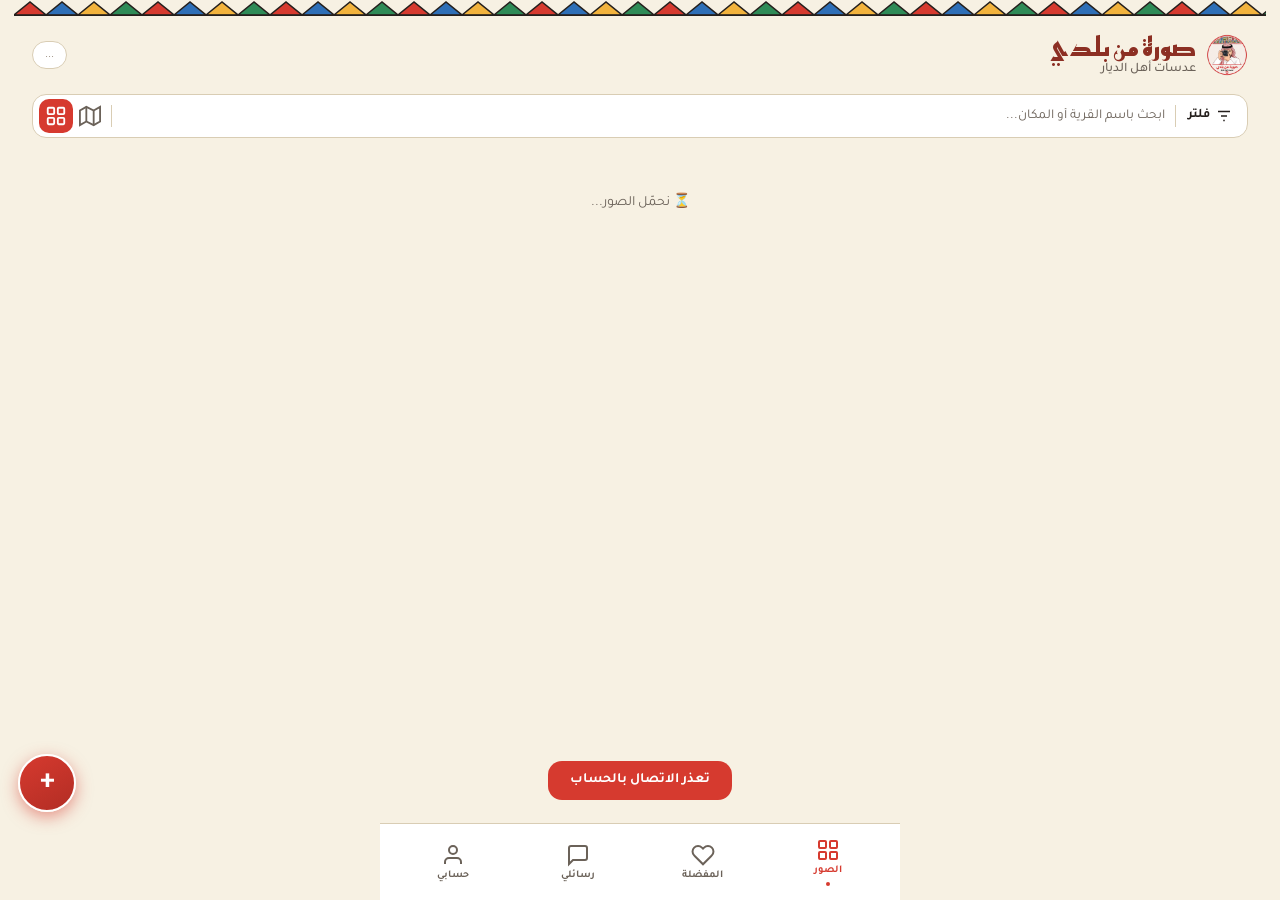
<file: index.html>
<!DOCTYPE html>
<html lang="ar" dir="rtl">
<head>
<meta charset="UTF-8">
<script>
/* حارس الصيانة — يعمل قبل رسم الصفحة */
(function(){
  var U="https://gquzjaxpqeggknhipmzk.supabase.co", K="sb_publishable_BNp6Fg3VLXa1Pf4V6QjncQ_f496PquX";
  // المشرف يعدّي بلا فحص (علامة محفوظة بجهازه)
  var isAdm=false;
  try{ isAdm=localStorage.getItem("sowra_admin")==="1"; }catch(e){}
  if(isAdm) return;
  // أخفِ الصفحة ريثما يصل الجواب
  var de=document.documentElement;
  de.style.visibility="hidden";
  var shown=false, show=function(){ if(!shown){ shown=true; de.style.visibility=""; } };
  setTimeout(show,1500);
  fetch(U+"/rest/v1/site_banner?id=eq.1&select=maintenance",{headers:{apikey:K,Authorization:"Bearer "+K}})
    .then(function(r){return r.json()})
    .then(function(d){
      if(d&&d[0]&&d[0].maintenance===true){
        location.replace("maintenance.html");
      } else { show(); }
    })
    .catch(show); // انقطاع شبكة = لا تحجب أحداً
})();
</script>

<meta name="viewport" content="width=device-width, initial-scale=1.0, maximum-scale=1.0, user-scalable=no">
<title>صورة من بلدي</title>
<meta name="application-name" content="صورة من بلدي">
<meta name="apple-mobile-web-app-title" content="صورة من بلدي">
<meta name="apple-mobile-web-app-capable" content="yes">
<meta name="apple-mobile-web-app-status-bar-style" content="default">
<meta name="theme-color" content="#F7F1E3">
<meta property="og:title" content="صورة من بلدي">
<meta property="og:description" content="عدسات أهل الديار — شارك أجمل صور منطقتك وخلّ الناس تقيّم">
<meta property="og:type" content="website">
<meta property="og:image" content="icon-512.png">
<link rel="manifest" href="manifest.json?x=m76">
<link rel="icon" type="image/png" sizes="192x192" href="icon-192.png">
<link rel="apple-touch-icon" href="apple-touch-icon.png">
<link rel="preconnect" href="https://fonts.googleapis.com"><link rel="preconnect" href="https://fonts.gstatic.com" crossorigin><link href="https://fonts.googleapis.com/css2?family=Reem+Kufi:wght@400;600;700&family=Tajawal:wght@400;500;700&display=swap" rel="stylesheet">
<script src="supabase.js?x=m76"></script>
<script src="leaflet.js?x=m76"></script>
<link rel="stylesheet" href="style.css?x=m76">
<link rel="stylesheet" href="leaflet.css?x=m76">
</head>
<body>

<div class="sadu"></div>
<header>
  <div style="display:flex;align-items:center;gap:10px">
    <img src="icon-192.png" alt="logo" class="hdr-icon">
    <div class="logo">صورة من بلدي<span>عدسات أهل الديار</span></div>
  </div>
  <div style="display:flex;gap:8px;align-items:center">
    <button id="admGear" style="display:none;background:var(--card);border:1px solid var(--sadu);border-radius:50%;width:36px;height:36px;font-size:17px;cursor:pointer;color:var(--sand)" onclick="openAdmin()">⚙️</button>
    <div class="count-pill" id="totalPill">...</div>
  </div>
</header>

<div class="page on" id="page-feed">
  <div id="sponsorBar" style="display:none"></div>
  <div id="weekStrip" style="display:none" class="week-strip" onclick="openWeek()"></div>

  <div class="hero" id="hero" style="display:none">
    <button class="hero-x" onclick="closeHero()">✕</button>
    <div class="hero-title">شارك جمال ديرتك 🇸🇦</div>
    <div class="hero-sub">منصة أهل الديار — صوّر أجمل ما في منطقتك، والجمهور يقيّم، والأجمل يتصدر</div>
    <div class="hero-steps">
      <div class="hstep"><span>📸</span>صوّر مكانك</div>
      <div class="harrow">←</div>
      <div class="hstep"><span>📍</span>الموقع تلقائي</div>
      <div class="harrow">←</div>
      <div class="hstep"><span>⭐</span>الناس تقيّم</div>
      <div class="harrow">←</div>
      <div class="hstep"><span>🏆</span>صورتك تتصدر</div>
    </div>
    <button class="btn hero-cta" onclick="go('add')">📷 انشر أول صورة لك</button>
  </div>
  <div class="filters">
    <div class="search-unified">
      <button class="su-filter" id="filterBtn" onclick="toggleFilter()" aria-label="فلتر">
        <svg width="18" height="18" viewBox="0 0 24 24" fill="none" stroke="currentColor" stroke-width="2"><line x1="4" y1="6" x2="20" y2="6"/><line x1="8" y1="12" x2="16" y2="12"/><line x1="11" y1="18" x2="13" y2="18"/></svg>
        فلتر<span id="filterBadge" class="f-badge" style="display:none">●</span>
      </button>
      <div class="su-sep"></div>
      <input class="su-input" id="q" placeholder="ابحث باسم القرية أو المكان..." oninput="render()">
      <div class="su-sep"></div>
      <button class="su-view" id="vtMap" onclick="setView('map')" title="خريطة">
        <svg width="22" height="22" viewBox="0 0 24 24" fill="none" stroke="currentColor" stroke-width="2"><polygon points="1 6 1 22 8 18 16 22 23 18 23 2 16 6 8 2 1 6"/><line x1="8" y1="2" x2="8" y2="18"/><line x1="16" y1="6" x2="16" y2="22"/></svg>
      </button>
      <button class="su-view on" id="vtGrid" onclick="setView('grid')" title="شبكة">
        <svg width="22" height="22" viewBox="0 0 24 24" fill="none" stroke="currentColor" stroke-width="2"><rect x="3" y="3" width="7" height="7" rx="1"/><rect x="14" y="3" width="7" height="7" rx="1"/><rect x="3" y="14" width="7" height="7" rx="1"/><rect x="14" y="14" width="7" height="7" rx="1"/></svg>
      </button>
    </div>
    <div class="filter-drawer" id="filterDrawer" style="display:none">
      <div class="fd-section">
        <div class="fd-label">التصنيف</div>
        <div class="fd-chips">
          <button class="fd-chip on" data-k="all" onclick="fdSetCat(this,'all')">الكل</button>
          <button class="fd-chip" data-k="nature" onclick="fdSetCat(this,'nature')">🌿 طبيعة</button>
          <button class="fd-chip" data-k="arch" onclick="fdSetCat(this,'arch')">🏛️ عمارة</button>
          <button class="fd-chip" data-k="wildlife" onclick="fdSetCat(this,'wildlife')">🦅 طيور وحيوانات</button>
          <button class="fd-chip" data-k="people" onclick="fdSetCat(this,'people')">👥 أشخاص</button>
          <button class="fd-chip" data-k="bw" onclick="fdSetCat(this,'bw')">⬛ أبيض وأسود</button>
          <button class="fd-chip" data-k="landmark" onclick="fdSetCat(this,'landmark')">🕌 معلم</button>
          <button class="fd-chip" data-k="other" onclick="fdSetCat(this,'other')">📷 أخرى</button>
        </div>
      </div>
      <div class="fd-section">
        <div class="fd-label">المنطقة والمدينة</div>
        <div style="display:flex;gap:8px">
          <select id="fRegion" style="flex:1" onchange="fillCities();render()"><option value="">كل المناطق</option></select>
          <select id="fCity" style="flex:1" onchange="render()"><option value="">كل المدن</option></select>
        </div>
      </div>
      <div class="fd-section">
        <div class="fd-label">الترتيب</div>
        <div class="fd-chips">
          <button class="fd-chip on" data-s="top" onclick="fdSetSort(this,'top')">⭐ الأعلى</button>
          <button class="fd-chip" data-s="new" onclick="fdSetSort(this,'new')">🕐 الأحدث</button>
          <button class="fd-chip" data-s="abroad" onclick="fdSetSort(this,'abroad')">🌍 عدسة مسافر</button>

          <button class="fd-chip" id="fdSponsorsBtn" style="display:none" onclick="applyFilter();openSponsorsPage()">🤝 الرعاة</button>
        </div>
      </div>
      <div style="display:flex;gap:8px;margin-top:6px">
        <button class="btn" style="flex:1;background:var(--palm)" onclick="applyFilter()">✓ تطبيق</button>
        <button class="btn" style="flex:1;background:var(--card2);border:1px solid var(--line);color:var(--txt)" onclick="clearFilter()">✕ مسح</button>
      </div>
    </div>
    <div id="abroadHint" style="display:none;background:var(--card);border:1.5px dashed var(--qblue);border-radius:14px;padding:11px 14px;font-size:12.5px;color:var(--txt-dim);line-height:1.8;text-align:center">🌍 <b style="color:var(--qblue)">عدسة مسافر</b> — لقطاتك من خارج المملكة هنا 🇸🇦</div>
  </div>
  <div id="nearbyWrap" style="display:none">
    <div class="nearby-title">📍 الأقرب إليك</div>
    <div class="feed" id="nearbyFeed" style="margin-bottom:4px"></div>
  </div>
  <div id="sponsorSide" style="display:none" class="sponsor-side"></div>
  <div id="mapWrap" style="display:none">
      <div id="map"></div>
      <div id="mapSponsor"></div>
    </div>
    <div class="feed" id="feed"><div class="loader">⏳ نحمّل الصور...</div></div>
</div>

<div class="page" id="page-add">
  <div class="form">
    <h2>شارك صورة من ديرتك</h2>
    <p class="hint">صوّر أجمل ما في منطقتك وخلّ الناس تقيّم</p>
    <details class="rules" open>
      <summary>📋 إرشادات النشر — اضغط للطي</summary>
      <div class="rules-cols">
        <div class="rules-col ok">
          <b>✅ المسموح</b>
          <span>🏔️ الطبيعة والتضاريس والأودية</span>
          <span>🏛️ التراث والعمران والقلاع</span>
          <span>🕌 المعالم والمساجد والأسواق</span>
          <span>🌅 الغروب والنجوم والمواسم</span>
          <span>🌾 المزارع والحياة العامة للأماكن</span>
        </div>
        <div class="rules-col no">
          <b>⛔ غير المسموح</b>
          <span>👤 وجوه أشخاص بدون إذنهم</span>
          <span>🏠 خصوصيات المنازل من الداخل</span>
          <span>🚗 لوحات مركبات واضحة</span>
          <span>📵 أي محتوى يخالف الأنظمة والآداب</span>
          <span>©️ صور منسوخة من غيرك</span>
        </div>
      </div>
      <div class="rules-foot">المخالف يُحذف وقد يُحظر ناشره — التفاصيل في <a href="terms.html" target="_blank">الشروط والأحكام</a></div>
    </details>
    <div class="cap-row" style="margin-bottom:10px">
      <button class="cap-btn on-dest" id="destHome" onclick="setDest(false)">🇸🇦<b>من ديرتي</b><small>داخل المملكة</small></button>
      <button class="cap-btn" id="destAbroad" onclick="setDest(true)">🌍<b>عدسة مسافر</b><small>خارج المملكة</small></button>
    </div>
    <div id="abroadForm" style="display:none" class="f-group"><label>الدولة والمدينة</label><input id="aCountry" placeholder="مثال: تركيا — إسطنبول"></div>
    <div class="cap-row">
      <button class="cap-btn live" onclick="document.getElementById('fileLive').click()">📸<b>التقط لايف</b><small>كاميرا + موقعك الآن</small></button>
      <button class="cap-btn" onclick="document.getElementById('fileGal').click()">🖼️<b>من المعرض</b><small>نقرأ موقع الصورة</small></button>
    </div>
    <div class="drop" id="drop" style="display:none">
      <span id="dropTxt"></span>
      <img id="preview" style="display:none">
    </div>
    <div class="geo-card" id="geoCard" style="display:none">
      <div class="geo-status" id="geoStatus"></div>
      <div class="geo-coords" id="geoCoords"></div>
    </div>
    <input type="file" id="fileLive" accept="image/*" capture="environment" style="display:none" onchange="pickImg(this,true)">
    <input type="file" id="fileGal" accept="image/*" style="display:none" onchange="pickImg(this,false)">
    <div class="f-group"><label>عنوان الصورة</label><input id="aTitle" placeholder="مثال: غروب على جبال السودة"></div>
    <div class="f-group"><label>تصنيف الصورة</label>
      <select id="aCat">
        <option value="nature">🌿 طبيعة</option>
        <option value="arch">🏛️ عمارة</option>
        <option value="wildlife">🦅 طيور وحيوانات</option>
        <option value="people">👥 أشخاص</option>
        <option value="bw">⬛ أبيض وأسود</option>
        <option value="landmark">🕌 معلم</option>
        <option value="other" selected>📷 أخرى</option>
      </select>
    </div>
    <div class="f-group" id="grpRegion"><label>المنطقة</label><select id="aRegion" onchange="fillAddCities()"></select></div>
    <div class="f-group" id="grpCity"><label>المدينة / المحافظة</label><select id="aCity"></select></div>
    <div class="f-group" id="grpVillage"><label>القرية أو الحي (اختياري)</label><input id="aVillage" list="villList" placeholder="مثال: قرية رجال ألمع"><datalist id="villList"></datalist></div>
    <button class="btn submit-btn" id="pubBtn" onclick="addPhoto()">انشر الصورة 🚀</button>
    <div style="text-align:center;font-size:11.5px;color:var(--txt-dim);margin-top:2px">بنشرك الصورة تؤكد التزامك <a href="terms.html" target="_blank" style="color:var(--txt-dim);font-weight:700">بالشروط والتعهد</a></div>
  </div>
</div>

<div class="overlay" id="overlay">
  <div class="sheet">
    <button class="close-x" onclick="closeSheet()">✕</button>
    <div class="ph" id="sPh"></div>
    <div class="sheet-body">
      <div class="sheet-title" id="sTitle"></div>
      <div class="sheet-loc" id="sLoc"></div>
      <div id="sFollow" class="follow-row"></div>
      <div class="rate-box">
        <div class="rate-label">وش تقييمك للصورة؟</div>
        <div class="big-stars" id="bigStars"></div>
        <div class="rate-avg" id="sAvg"></div>
        <div class="thanks" id="thanks">✓ تم تسجيل تقييمك، يعطيك العافية</div>
      </div>
      <div class="poll-box">
        <div class="poll-title">🗳️ وش تستاهل هالصورة؟ <span style="color:var(--txt-dim);font-size:11px;font-weight:400">(اختر أكثر من خيار)</span></div>
        <div class="chips" id="pollChips"></div>
      </div>
      <div class="comments-h">💬 التعليقات <span id="cCount" style="color:var(--txt-dim);font-size:12px"></span></div>
      <div id="cList"></div>
      <div class="c-input">
        <input id="cText" placeholder="اكتب تعليقك...">
        <button class="btn" onclick="addComment()">أرسل</button>
      </div>
      <div style="text-align:center;margin-top:18px">
        <button onclick="reportPhoto()" style="background:none;border:none;color:var(--txt-dim);font-family:'Tajawal';font-size:12px;cursor:pointer;text-decoration:underline">🚩 إبلاغ عن صورة مخالفة</button>
      </div>
    </div>
  </div>
</div>

<!-- ====== الحساب ====== -->
<!-- ====== صفحة المفضلة ====== -->
<div class="page" id="page-favs">
  <div class="form">
    <h2>❤️ مفضلتي</h2>
    <p class="hint">الصور اللي حفظتها ترجع لها متى ما تبي</p>
    <div class="feed" id="favFeed" style="padding:0"></div>
  </div>
</div>

<!-- ====== صفحة رسائلي ====== -->
<div class="page" id="page-msgs">
  <div class="form">
    <h2>📨 رسائلي</h2>
    <p class="hint">راسل الإدارة وتابع الردود هنا</p>
    <div class="f-group"><label>نوع الرسالة</label>
      <select id="fbKind">
        <option value="suggestion">💡 اقتراح</option>
        <option value="complaint">⚠️ شكوى</option>
        <option value="question">❓ استفسار</option>
        <option value="other">📝 أخرى</option>
      </select>
    </div>
    <div class="f-group"><label>رسالتك</label>
      <textarea id="fbBody" rows="4" placeholder="اكتب رسالتك هنا..."></textarea>
    </div>
    <button class="btn" style="width:100%;padding:13px" id="fbGo" onclick="sendFeedback()">إرسال 📨</button>
    <div id="myMsgs" style="margin-top:22px"></div>
  </div>
</div>

<!-- ====== صفحة الرعاة ====== -->
<div class="page" id="page-sponsors">
  <div class="form">
    <h2>🤝 رعاتنا</h2>
    <p class="hint">شركاء يدعمون عدسات أهل الديار</p>
    <div id="spBannerPage" style="margin-bottom:14px"></div>
    <div id="spListPage"></div>
    <div class="sp-cta">
      <div style="font-size:18px;margin-bottom:8px">🌟</div>
      <b>كن راعياً لصورة من بلدي</b>
      <div style="font-size:13px;color:var(--txt-dim);margin-top:8px;line-height:1.9">
        ✅ دبوس على الخريطة التفاعلية<br>
        ✅ بطاقة جانبية بكل الصفحات<br>
        ✅ تصدّر مسابقة أسبوعية باسمك<br>
        ✅ حضور دائم بصفحة الرعاة
      </div>
      <div style="margin-top:12px;font-size:13px">للتواصل: صفحة حسابي ← 📨 راسل الإدارة</div>
    </div>
    <button class="btn" style="width:100%;margin-top:14px;background:var(--card2);border:1px solid var(--line);color:var(--txt)" onclick="go('feed')">→ رجوع للصور</button>
  </div>
</div>

<!-- ====== صفحة لقطة الأسبوع ====== -->
<div class="page" id="page-week">
  <div class="form">
    <h2 id="weekTitle">🏆 لقطة الأسبوع</h2>
    <p class="hint" id="weekSponsor"></p>
    <div class="feed" id="weekBody" style="padding:0"></div>
    <button class="btn" style="width:100%;margin-top:16px;background:var(--card2);border:1px solid var(--line);color:var(--txt)" onclick="go('feed')">→ رجوع للصور</button>
  </div>
</div>

<!-- ====== صفحة الحساب ====== -->
<div class="page" id="page-acc">
  <div class="form">
    <!-- غير مسجل -->
    <div id="accOut">
      <h2>👤 حسابي</h2>
      <p class="hint">سجّل عشان صورك تنسب لك وتحفظ حقوقك</p>
      <div class="sort-tabs" style="margin-bottom:14px">
        <div class="sort-tab on" id="accTabIn" onclick="accTab('in')">دخول</div>
        <div class="sort-tab" id="accTabUp" onclick="accTab('up')">حساب جديد</div>
      </div>
      <div class="f-group" id="accNameGrp" style="display:none"><label>اسمك (يظهر مع صورك)</label><input id="accName" placeholder="أبو الذيابة"></div>
      <div class="f-group"><label>الإيميل</label><input type="email" id="accEmail" autocomplete="username"></div>
      <div class="f-group"><label>كلمة السر</label><input type="password" id="accPass" autocomplete="current-password" onkeydown="if(event.key==='Enter')accSubmit()"></div>
      <div id="pledgeBox" style="display:none;background:var(--card);border:1.5px solid var(--line);border-radius:14px;padding:13px 14px;margin-bottom:14px">
        <label style="display:flex;gap:10px;align-items:flex-start;cursor:pointer;font-size:13px;line-height:1.9">
          <input type="checkbox" id="pledgeChk" style="width:20px;height:20px;margin-top:4px;accent-color:var(--sadu);flex:0 0 auto">
          <span>أوافق على <a href="terms.html" target="_blank" style="color:var(--sadu);font-weight:700">الشروط والأحكام</a> و<a href="privacy.html" target="_blank" style="color:var(--sadu);font-weight:700">سياسة الخصوصية</a>، وأتعهد بعدم نشر أي محتوى يخالف أنظمة المملكة أو الآداب العامة أو ينتهك خصوصية الآخرين وحقوقهم، كما أتعهد بعدم المطالبة بأي مقابل مالي في حال مشاركة صوري ضمن عروض المنصة أو مع شركائها ورعاتها.</span>
        </label>
      </div>
      <button class="btn" style="width:100%;padding:13px" id="accGo" onclick="accSubmit()">دخول</button>
    </div>
    <!-- مسجل -->
    <div id="accIn" style="display:none">
      <h2>👤 <span id="accHello"></span></h2>
      <p class="hint" id="accMail"></p>
      <div class="f-group"><label>اسمك الظاهر مع صورك</label>
        <div style="display:flex;gap:8px">
          <input id="accEditName" style="flex:1">
          <button class="btn" onclick="saveMyName()">حفظ</button>
        </div>
      </div>
      <div id="myStats"></div>
      <button class="btn" id="accAdminBtn" style="width:100%;padding:13px;margin-bottom:10px;display:none" onclick="openAdmin()">⚙️ فتح لوحة الإشراف</button>
      <button class="btn" style="width:100%;padding:13px;background:var(--card2);border:1px solid var(--line);color:var(--txt)" onclick="accLogout()">🚪 تسجيل الخروج</button>
    </div>
    <!-- تذييل دائم -->
    <div class="acc-footer">
      <a href="about.html" target="_blank">من نحن</a>
      <span>·</span>
      <a href="terms.html" target="_blank">الشروط والأحكام</a>
      <span>·</span>
      <a href="privacy.html" target="_blank">سياسة الخصوصية</a>
      <div class="acc-copy">صورة من بلدي 🇸🇦 — عدسات أهل الديار</div>
    </div>
  </div>
</div>

<!-- ====== صفحة الإشراف ====== -->
<div class="page" id="page-adm">
  <div class="form">
    <h2>⚙️ لوحة الإشراف</h2>
    <div class="sort-tabs" style="margin:12px 0">
      <div class="sort-tab on" id="admTabRep" onclick="admSetTab('rep')">🚩</div>
      <div class="sort-tab" id="admTabAll" onclick="admSetTab('all')">🗂️</div>
      <div class="sort-tab" id="admTabPlc" onclick="admSetTab('plc')">📍</div>
      <div class="sort-tab" id="admTabFb" onclick="admSetTab('fb')">📨</div>
      <div class="sort-tab" id="admTabSt" onclick="admSetTab('st')">📊</div>
      <div class="sort-tab" id="admTabWk" onclick="admSetTab('wk')">🏆</div>
    </div>
    <div id="admSt" style="display:none"></div>
    <div id="admWk" style="display:none"></div>
    <div id="admFb" style="display:none"></div>
    <div id="admPlaces" style="display:none">
      <div style="background:var(--card);border:1px solid var(--line);border-radius:14px;padding:14px;margin-bottom:14px">
        <div style="font-weight:700;font-size:14px;margin-bottom:10px">إضافة مكان جديد</div>
        <div style="display:flex;gap:8px;margin-bottom:8px">
          <select id="plcRegion" style="flex:1" onchange="plcFillCities()"></select>
          <select id="plcCity" style="flex:1"></select>
        </div>
        <div style="display:flex;gap:8px;margin-bottom:8px">
          <input id="plcName" placeholder="اسم المكان" style="flex:1;background:var(--card2);border:1px solid var(--line);border-radius:12px;padding:11px 13px;color:var(--txt);font-family:'Tajawal';font-size:13px;outline:none">
          <select id="plcKind" style="flex:0 0 110px">
            <option value="city">مدينة</option>
            <option value="village">قرية</option>
            <option value="landmark">معلم</option>
          </select>
        </div>
        <button class="btn" style="width:100%" onclick="admAddPlace()">➕ إضافة</button>
      </div>
      <div id="plcList"></div>
    </div>
    <div id="admList"><div class="empty">⏳</div></div>
    <button class="btn" style="width:100%;margin-top:14px;background:var(--card2);border:1px solid var(--line);color:var(--txt)" onclick="admLogout()">🚪 خروج المشرف</button>
  </div>
</div>

<!-- ====== عارض الزوم ====== -->
<div id="lightbox" onclick="if(event.target===this)zoomClose()">
  <div class="lb-bar">
    <button onclick="lbScaleBy(1.5)">➕</button>
    <button onclick="lbScaleBy(1/1.5)">➖</button>
    <button onclick="zoomClose()">✕</button>
  </div>
  <div class="lb-scroll" id="lbScroll"><img id="lbImg" ondblclick="lbDbl()" alt=""></div>
</div>

<nav>
  <button class="nav-btn on" id="nb-feed" onclick="go('feed')">
    <svg class="nb-ic" viewBox="0 0 24 24" fill="none" stroke="currentColor" stroke-width="2"><rect x="3" y="3" width="7" height="7" rx="1"/><rect x="14" y="3" width="7" height="7" rx="1"/><rect x="3" y="14" width="7" height="7" rx="1"/><rect x="14" y="14" width="7" height="7" rx="1"/></svg>
    <span>الصور</span>
  </button>
  <button class="nav-btn" id="nb-favs" onclick="openFavs()">
    <svg class="nb-ic" viewBox="0 0 24 24" fill="none" stroke="currentColor" stroke-width="2"><path d="M20.84 4.61a5.5 5.5 0 0 0-7.78 0L12 5.67l-1.06-1.06a5.5 5.5 0 0 0-7.78 7.78l1.06 1.06L12 21.23l7.78-7.78 1.06-1.06a5.5 5.5 0 0 0 0-7.78z"/></svg>
    <span>المفضلة</span>
  </button>
  <button class="nav-btn" id="nb-msgs" onclick="openMsgs()">
    <svg class="nb-ic" viewBox="0 0 24 24" fill="none" stroke="currentColor" stroke-width="2"><path d="M21 15a2 2 0 0 1-2 2H7l-4 4V5a2 2 0 0 1 2-2h14a2 2 0 0 1 2 2z"/></svg>
    <span>رسائلي</span>
  </button>
  <button class="nav-btn" id="nb-acc" onclick="openAcc()">
    <svg class="nb-ic" viewBox="0 0 24 24" fill="none" stroke="currentColor" stroke-width="2"><path d="M20 21v-2a4 4 0 0 0-4-4H8a4 4 0 0 0-4 4v2"/><circle cx="12" cy="7" r="4"/></svg>
    <span>حسابي</span>
  </button>
</nav>
<button id="fab" onclick="go('add')" title="انشر صورة">+</button>

<div class="toast" id="toast"></div>

<script src="app.js?x=m76"></script>
<script src="places.js?x=m76"></script>
<script src="capture.js?x=m76"></script>
<script src="photos.js?x=m76"></script>
<script src="week.js?x=m76"></script>
<script src="upload.js?x=m76"></script>
<script src="auth.js?x=m76"></script>
<script src="admin.js?x=m76"></script>
<script src="main.js?x=m76"></script>
</body>
</html>
</file>
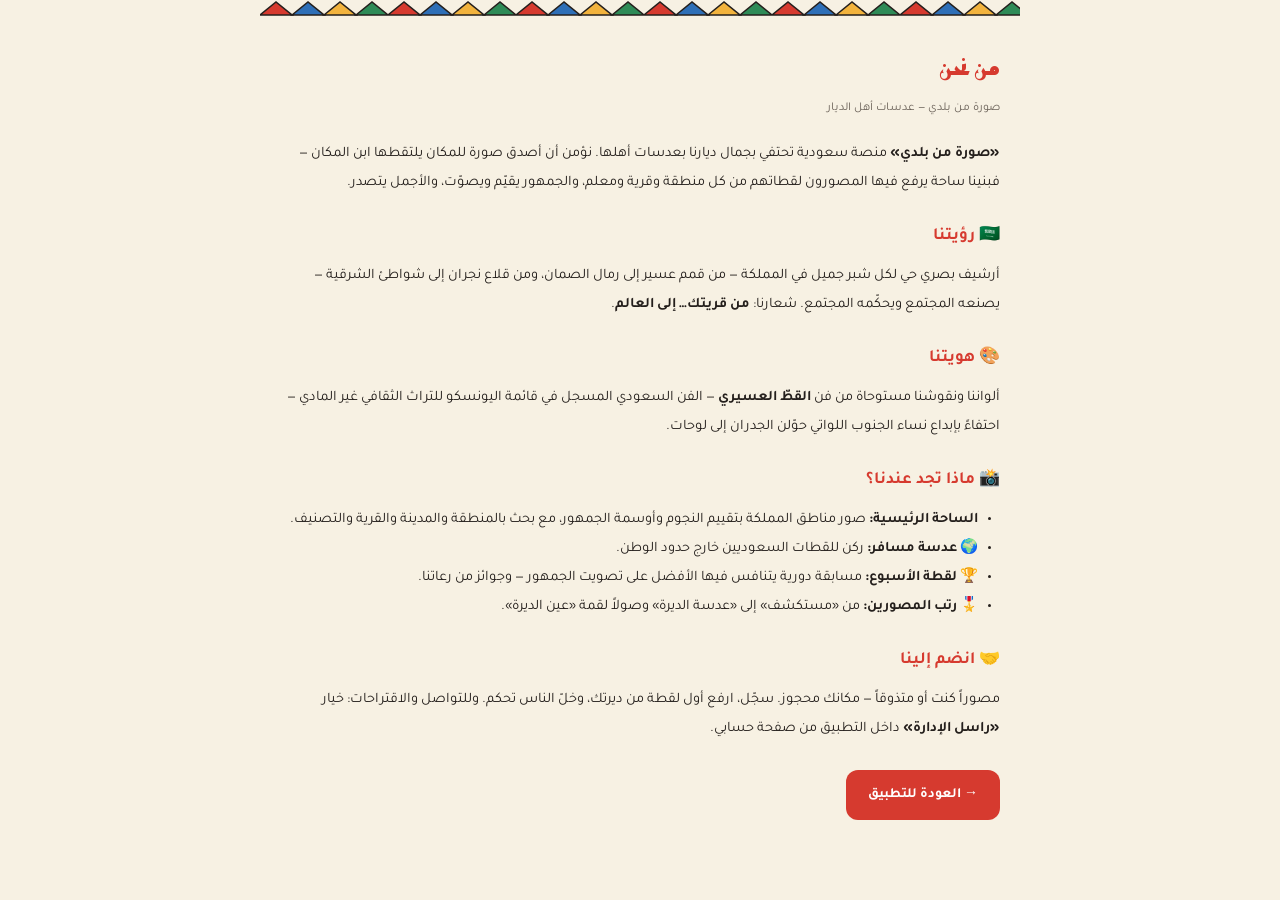
<file: about.html>
<!DOCTYPE html>
<html lang="ar" dir="rtl">
<head>
<meta charset="UTF-8">
<meta name="viewport" content="width=device-width, initial-scale=1.0">
<title>الشروط والأحكام — صورة من بلدي</title>
<link rel="preconnect" href="https://fonts.googleapis.com"><link rel="preconnect" href="https://fonts.gstatic.com" crossorigin>
<link href="https://fonts.googleapis.com/css2?family=Reem+Kufi:wght@600;700&family=Tajawal:wght@400;500;700&display=swap" rel="stylesheet">
<style>
:root{--bg:#F7F1E3;--card:#fff;--red:#D63A2F;--ink:#241F1C;--dim:#6B6259;--line:#D9CDB4}
*{margin:0;padding:0;box-sizing:border-box}
body{font-family:'Tajawal',sans-serif;background:var(--bg);color:var(--ink);max-width:760px;margin:0 auto;padding:0 20px 60px;line-height:2}
.strip{height:16px;margin:0 -20px;background-image:url("data:image/svg+xml,%3Csvg xmlns='http://www.w3.org/2000/svg' width='128' height='16' viewBox='0 0 128 16'%3E%3Crect width='128' height='16' fill='%23F7F1E3'/%3E%3Cpath d='M0 15 L16 2 L32 15 Z' fill='%23D63A2F' stroke='%23241F1C' stroke-width='1.6'/%3E%3Cpath d='M32 15 L48 2 L64 15 Z' fill='%232E6FB7' stroke='%23241F1C' stroke-width='1.6'/%3E%3Cpath d='M64 15 L80 2 L96 15 Z' fill='%23F2B33D' stroke='%23241F1C' stroke-width='1.6'/%3E%3Cpath d='M96 15 L112 2 L128 15 Z' fill='%232E8B57' stroke='%23241F1C' stroke-width='1.6'/%3E%3C/svg%3E");background-repeat:repeat-x}
h1{font-family:'Reem Kufi',sans-serif;color:var(--red);font-size:26px;margin:24px 0 4px}
.upd{color:var(--dim);font-size:12px;margin-bottom:20px}
h2{font-size:17px;color:var(--red);margin:22px 0 8px}
p,li{font-size:14.5px}
ul{padding-right:22px}
.box{background:var(--card);border:1.5px solid var(--line);border-radius:14px;padding:16px 18px;margin:14px 0}
.warn{border-color:var(--red);background:#FBEAE8}
a.back{display:inline-block;margin-top:26px;background:var(--red);color:#fff;text-decoration:none;padding:11px 22px;border-radius:12px;font-weight:700;font-size:14px}
</style>
</head>
<body>
<div class="strip"></div>
<h1>من نحن</h1>
<div class="upd">صورة من بلدي — عدسات أهل الديار</div>

<p><b>«صورة من بلدي»</b> منصة سعودية تحتفي بجمال ديارنا بعدسات أهلها. نؤمن أن أصدق صورة للمكان يلتقطها ابن المكان — فبنينا ساحة يرفع فيها المصورون لقطاتهم من كل منطقة وقرية ومعلم، والجمهور يقيّم ويصوّت، والأجمل يتصدر.</p>

<h2>🇸🇦 رؤيتنا</h2>
<p>أرشيف بصري حي لكل شبر جميل في المملكة — من قمم عسير إلى رمال الصمان، ومن قلاع نجران إلى شواطئ الشرقية — يصنعه المجتمع ويحكّمه المجتمع. شعارنا: <b>من قريتك… إلى العالم</b>.</p>

<h2>🎨 هويتنا</h2>
<p>ألواننا ونقوشنا مستوحاة من فن <b>القطّ العسيري</b> — الفن السعودي المسجل في قائمة اليونسكو للتراث الثقافي غير المادي — احتفاءً بإبداع نساء الجنوب اللواتي حوّلن الجدران إلى لوحات.</p>

<h2>📸 ماذا تجد عندنا؟</h2>
<ul>
<li><b>الساحة الرئيسية:</b> صور مناطق المملكة بتقييم النجوم وأوسمة الجمهور، مع بحث بالمنطقة والمدينة والقرية والتصنيف.</li>
<li><b>🌍 عدسة مسافر:</b> ركن للقطات السعوديين خارج حدود الوطن.</li>
<li><b>🏆 لقطة الأسبوع:</b> مسابقة دورية يتنافس فيها الأفضل على تصويت الجمهور — وجوائز من رعاتنا.</li>
<li><b>🎖️ رتب المصورين:</b> من «مستكشف» إلى «عدسة الديرة» وصولاً لقمة «عين الديرة».</li>
</ul>

<h2>🤝 انضم إلينا</h2>
<p>مصوراً كنت أو متذوقاً — مكانك محجوز. سجّل، ارفع أول لقطة من ديرتك، وخلّ الناس تحكم. وللتواصل والاقتراحات: خيار <b>«راسل الإدارة»</b> داخل التطبيق من صفحة حسابي.</p>

<a class="back" href="index.html">→ العودة للتطبيق</a>
</body>
</html>
</file>
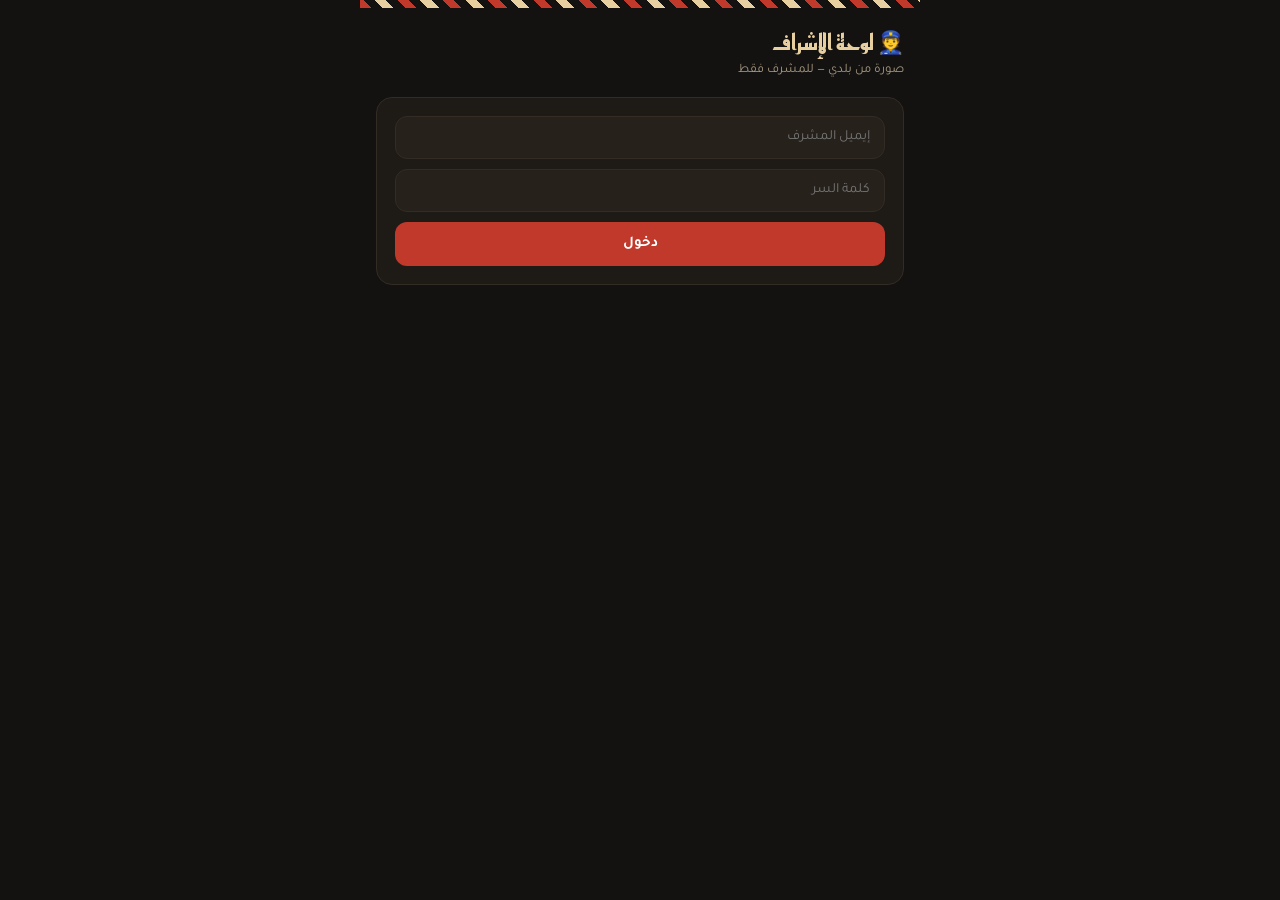
<file: admin.html>
<!DOCTYPE html>
<html lang="ar" dir="rtl">
<head>
<meta charset="UTF-8">
<meta name="viewport" content="width=device-width, initial-scale=1.0">
<title>الإشراف — صورة من بلدي</title>
<link href="https://fonts.googleapis.com/css2?family=Reem+Kufi:wght@600;700&family=Tajawal:wght@400;500;700&display=swap" rel="stylesheet">
<script src="supabase.js"></script>
<style>
:root{--night:#141210;--card:#1E1A16;--card2:#26211B;--sand:#E8CF9F;--sand-dim:#B29B72;--sadu:#C0392B;--palm:#4E7A4C;--star:#F2B33D;--line:#332C24;--txt:#F3EADB;--txt-dim:#A69880}
*{margin:0;padding:0;box-sizing:border-box}
body{font-family:'Tajawal',sans-serif;background:var(--night);color:var(--txt);max-width:560px;margin:0 auto;padding:0 16px 60px;min-height:100vh}
.sadu{height:8px;margin:0 -16px;background:repeating-linear-gradient(45deg,var(--sadu) 0 8px,var(--night) 8px 16px,var(--sand) 16px 24px,var(--night) 24px 32px)}
h1{font-family:'Reem Kufi',sans-serif;color:var(--sand);font-size:22px;padding:18px 0 4px}
.sub{color:var(--txt-dim);font-size:13px;margin-bottom:18px}
.box{background:var(--card);border:1px solid var(--line);border-radius:16px;padding:18px;margin-bottom:14px}
input{width:100%;background:var(--card2);border:1px solid var(--line);border-radius:12px;padding:12px 14px;color:var(--txt);font-family:'Tajawal';font-size:14px;outline:none;margin-bottom:10px}
.btn{background:var(--sadu);color:#fff;border:none;border-radius:12px;padding:11px 16px;font-family:'Tajawal';font-weight:700;font-size:13px;cursor:pointer}
.btn.grn{background:var(--palm)}
.btn.gry{background:var(--card2);color:var(--txt);border:1px solid var(--line)}
.btn:disabled{opacity:.5}
.btn-w{width:100%;padding:13px;font-size:15px}
.tabs{display:flex;gap:8px;margin-bottom:14px}
.tab{flex:1;text-align:center;padding:10px;border-radius:12px;font-size:13px;background:var(--card);border:1px solid var(--line);color:var(--txt-dim);cursor:pointer}
.tab.on{background:var(--sadu);border-color:var(--sadu);color:#fff;font-weight:700}
.pcard{background:var(--card);border:1px solid var(--line);border-radius:16px;overflow:hidden;margin-bottom:14px}
.pcard img{width:100%;height:170px;object-fit:cover;display:block}
.pbody{padding:12px 14px}
.ptitle{font-weight:700;font-size:15px;margin-bottom:4px}
.pmeta{font-size:12px;color:var(--txt-dim);margin-bottom:10px;line-height:1.8}
.flags{display:flex;gap:6px;flex-wrap:wrap;margin-bottom:10px}
.flag{font-size:11px;padding:3px 9px;border-radius:10px;font-weight:700}
.flag.rep{background:rgba(242,179,61,.15);color:var(--star);border:1px solid var(--star)}
.flag.hid{background:rgba(192,57,43,.15);color:var(--sadu);border:1px solid var(--sadu)}
.flag.ban{background:rgba(192,57,43,.3);color:#fff;border:1px solid var(--sadu)}
.acts{display:flex;gap:8px;flex-wrap:wrap}
.empty{text-align:center;color:var(--txt-dim);padding:40px 20px;font-size:14px}
.toast{position:fixed;bottom:24px;left:50%;transform:translateX(-50%);background:var(--palm);color:#fff;padding:11px 22px;border-radius:14px;font-size:14px;font-weight:700;z-index:99;display:none;white-space:nowrap}
.toast.err{background:var(--sadu)}
#panel{display:none}
.topbar{display:flex;justify-content:space-between;align-items:center}
</style>
</head>
<body>
<div class="sadu"></div>
<div class="topbar">
  <div><h1>👮 لوحة الإشراف</h1><div class="sub">صورة من بلدي — للمشرف فقط</div></div>
  <button class="btn gry" id="outBtn" style="display:none" onclick="logout()">خروج</button>
</div>

<div class="box" id="loginBox">
  <input type="email" id="email" placeholder="إيميل المشرف" autocomplete="username">
  <input type="password" id="pass" placeholder="كلمة السر" autocomplete="current-password">
  <button class="btn btn-w" id="inBtn" onclick="login()">دخول</button>
</div>

<div id="panel">
  <div class="tabs">
    <div class="tab on" id="tRep" onclick="setTab('rep')">🚩 المبلغ عنها</div>
    <div class="tab" id="tAll" onclick="setTab('all')">🗂️ كل الصور</div>
  </div>
  <div id="list"><div class="empty">⏳ جاري التحميل...</div></div>
</div>

<div class="toast" id="toast"></div>

<script>
const SB_URL = "https://gquzjaxpqeggknhipmzk.supabase.co";
const SB_KEY = "sb_publishable_BNp6Fg3VLXa1Pf4V6QjncQ_f496PquX";
const sb = supabase.createClient(SB_URL, SB_KEY);
const $=id=>document.getElementById(id);
let tab='rep', photos=[], repCounts={};
function toast(m,err){const t=$('toast');t.textContent=m;t.className='toast'+(err?' err':'');t.style.display='block';setTimeout(()=>t.style.display='none',2500)}
function imgUrl(p){return sb.storage.from('photos').getPublicUrl(p).data.publicUrl}

async function login(){
  const b=$('inBtn');b.disabled=true;b.textContent='⏳';
  const { data, error } = await sb.auth.signInWithPassword({email:$('email').value.trim(),password:$('pass').value});
  b.disabled=false;b.textContent='دخول';
  if(error){toast('بيانات الدخول غير صحيحة',true);return}
  await afterLogin();
}
async function afterLogin(){
  // التحقق أن الحساب مشرف فعلاً
  const { data } = await sb.from('admins').select('id').maybeSingle();
  if(!data){toast('هذا الحساب ليس مشرفاً',true);await sb.auth.signOut();return}
  $('loginBox').style.display='none';$('panel').style.display='block';$('outBtn').style.display='block';
  await load();
}
async function logout(){await sb.auth.signOut();location.reload()}

async function load(){
  const [ph,rp]=await Promise.all([
    sb.from('photos').select('*, profiles!user_id(display_name, banned)').order('created_at',{ascending:false}),
    sb.from('reports').select('photo_id')
  ]);
  photos=ph.data||[];
  repCounts={};
  (rp.data||[]).forEach(r=>repCounts[r.photo_id]=(repCounts[r.photo_id]||0)+1);
  render();
}
function setTab(t){tab=t;$('tRep').classList.toggle('on',t==='rep');$('tAll').classList.toggle('on',t==='all');render()}

function render(){
  let list=tab==='rep'?photos.filter(p=>(repCounts[p.id]||0)>0||p.hidden):photos;
  if(!list.length){$('list').innerHTML=`<div class="empty">${tab==='rep'?'✅ ما فيه بلاغات — الساحة نظيفة':'ما فيه صور بعد'}</div>`;return}
  $('list').innerHTML=list.map(p=>{
    const rc=repCounts[p.id]||0;
    return `<div class="pcard">
      <img src="${imgUrl(p.image_path)}" loading="lazy">
      <div class="pbody">
        <div class="ptitle">${p.title}</div>
        <div class="pmeta">📷 ${p.profiles?.display_name||'?'} · 📍 ${p.city}${p.village?' · '+p.village:''} · ${new Date(p.created_at).toLocaleDateString('ar-SA')}</div>
        <div class="flags">
          ${rc?`<span class="flag rep">🚩 ${rc} بلاغ</span>`:''}
          ${p.hidden?`<span class="flag hid">مخفية</span>`:''}
          ${p.profiles?.banned?`<span class="flag ban">صاحبها محظور</span>`:''}
        </div>
        <div class="acts">
          <button class="btn ${p.hidden?'grn':'gry'}" onclick="toggleHide(${p.id},${!p.hidden})">${p.hidden?'👁️ إظهار':'🙈 إخفاء'}</button>
          <button class="btn" onclick="delPhoto(${p.id},'${p.image_path}')">🗑️ حذف نهائي</button>
          <button class="btn ${p.profiles?.banned?'grn':'gry'}" onclick="toggleBan('${p.user_id}',${!(p.profiles?.banned)})">${p.profiles?.banned?'فك الحظر':'⛔ حظر المصور'}</button>
          ${rc?`<button class="btn gry" onclick="clearReports(${p.id})">مسح البلاغات</button>`:''}
        </div>
      </div>
    </div>`;
  }).join('');
}

async function toggleHide(id,hide){
  const { error } = await sb.from('photos').update({hidden:hide}).eq('id',id);
  if(error){toast('فشلت العملية',true);return}
  toast(hide?'أُخفيت الصورة':'أُظهرت الصورة');await load();
}
async function delPhoto(id,path){
  if(!confirm('حذف نهائي؟ لا يمكن التراجع.'))return;
  const { error } = await sb.from('photos').delete().eq('id',id);
  if(error){toast('فشل الحذف',true);return}
  await sb.storage.from('photos').remove([path]);
  toast('حُذفت الصورة نهائياً');await load();
}
async function toggleBan(uid,ban){
  if(ban&&!confirm('حظر المصور؟ لن يستطيع النشر أو التعليق.'))return;
  const { error } = await sb.from('profiles').update({banned:ban}).eq('id',uid);
  if(error){toast('فشلت العملية',true);return}
  toast(ban?'تم حظر المصور ⛔':'فُك الحظر');await load();
}
async function clearReports(id){
  const { error } = await sb.from('reports').delete().eq('photo_id',id);
  if(error){toast('فشلت العملية',true);return}
  toast('مُسحت البلاغات');await load();
}

// جلسة سابقة؟
(async()=>{
  const { data:{ session } } = await sb.auth.getSession();
  if(session && !session.user.is_anonymous) await afterLogin();
})();
</script>
</body>
</html>
</file>
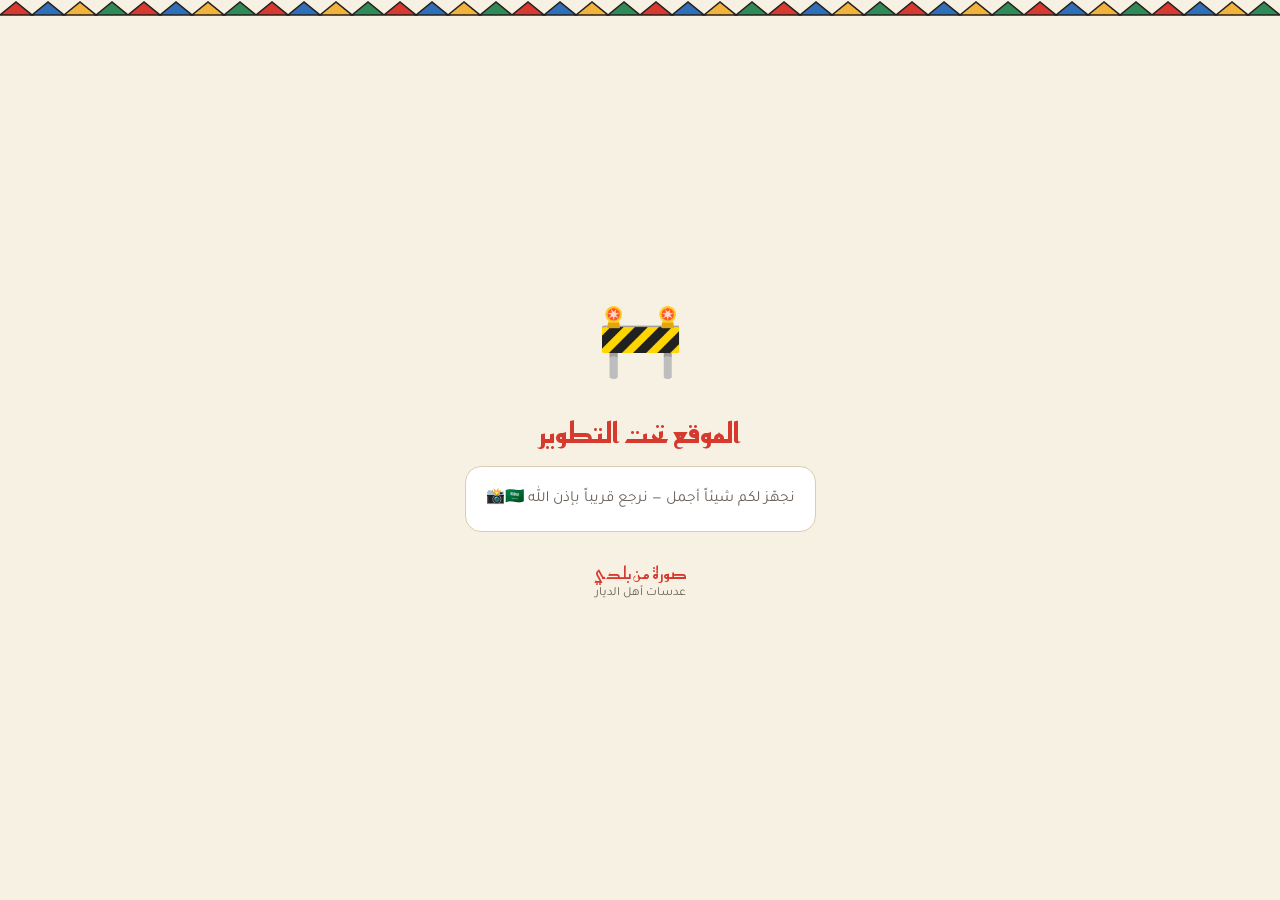
<file: maintenance.html>
<!DOCTYPE html>
<html lang="ar" dir="rtl">
<head>
<meta charset="UTF-8">
<meta name="viewport" content="width=device-width, initial-scale=1.0">
<title>الموقع تحت التطوير — صورة من بلدي</title>
<link rel="preconnect" href="https://fonts.googleapis.com"><link rel="preconnect" href="https://fonts.gstatic.com" crossorigin>
<link href="https://fonts.googleapis.com/css2?family=Reem+Kufi:wght@600;700&family=Tajawal:wght@400;500;700&display=swap" rel="stylesheet">
<style>
:root{--bg:#F7F1E3;--card:#fff;--sadu:#D63A2F;--ink:#241F1C;--dim:#6B6259;--line:#D9CDB4;--star:#E8A020}
*{margin:0;padding:0;box-sizing:border-box}
body{font-family:'Tajawal',sans-serif;background:var(--bg);color:var(--ink);min-height:100vh;display:flex;flex-direction:column;align-items:center;justify-content:center;text-align:center;padding:30px}
.strip{position:fixed;top:0;left:0;height:16px;width:100%;background-repeat:repeat-x;background-image:url('data:image/svg+xml;utf8,<svg xmlns="http://www.w3.org/2000/svg" width="128" height="16"><rect width="128" height="16" fill="%23F7F1E3"/><path d="M0 15 L16 2 L32 15 Z" fill="%23D63A2F" stroke="%23241F1C" stroke-width="1.6"/><path d="M32 15 L48 2 L64 15 Z" fill="%232E6FB7" stroke="%23241F1C" stroke-width="1.6"/><path d="M64 15 L80 2 L96 15 Z" fill="%23F2B33D" stroke="%23241F1C" stroke-width="1.6"/><path d="M96 15 L112 2 L128 15 Z" fill="%232E8B57" stroke="%23241F1C" stroke-width="1.6"/></svg>')}
.ic{font-size:70px;margin-bottom:16px}
h1{font-family:'Reem Kufi',sans-serif;font-size:28px;color:var(--sadu);margin-bottom:12px}
.msg{font-size:15.5px;color:var(--dim);line-height:2.1;max-width:420px;background:var(--card);border:1.5px solid var(--line);border-radius:16px;padding:16px 20px}
.foot{margin-top:28px;font-size:12.5px;color:var(--dim)}
.logo{font-family:'Reem Kufi',sans-serif;color:var(--sadu);font-size:17px}
</style>
</head>
<body>
<div class="strip"></div>
<div class="ic">🚧</div>
<h1>الموقع تحت التطوير</h1>
<div class="msg" id="msg">نجهّز لكم شيئاً أجمل — نرجع قريباً بإذن الله 🇸🇦📸</div>
<div class="foot"><span class="logo">صورة من بلدي</span><br>عدسات أهل الديار</div>
<script>
(async()=>{
  try{
    const U="https://gquzjaxpqeggknhipmzk.supabase.co", K="sb_publishable_BNp6Fg3VLXa1Pf4V6QjncQ_f496PquX";
    const r=await fetch(U+"/rest/v1/site_banner?id=eq.1&select=maintenance,maintenance_msg",{headers:{apikey:K,Authorization:"Bearer "+K}});
    const d=await r.json();
    if(!d||!d[0]||d[0].maintenance===undefined) return; // شك = ابقَ هنا
    if(d[0].maintenance===false){ location.replace("index.html"); return; }
    // الصيانة مفعلة: اعرض الرسالة المخصصة إن وُجدت
    const msg=d[0].maintenance_msg;
    if(msg&&msg.trim()) document.getElementById("msg").textContent=msg;
  }catch(e){} // انقطاع شبكة = ابقَ بصفحة الصيانة
})();
</script>
</body>
</html>
</file>
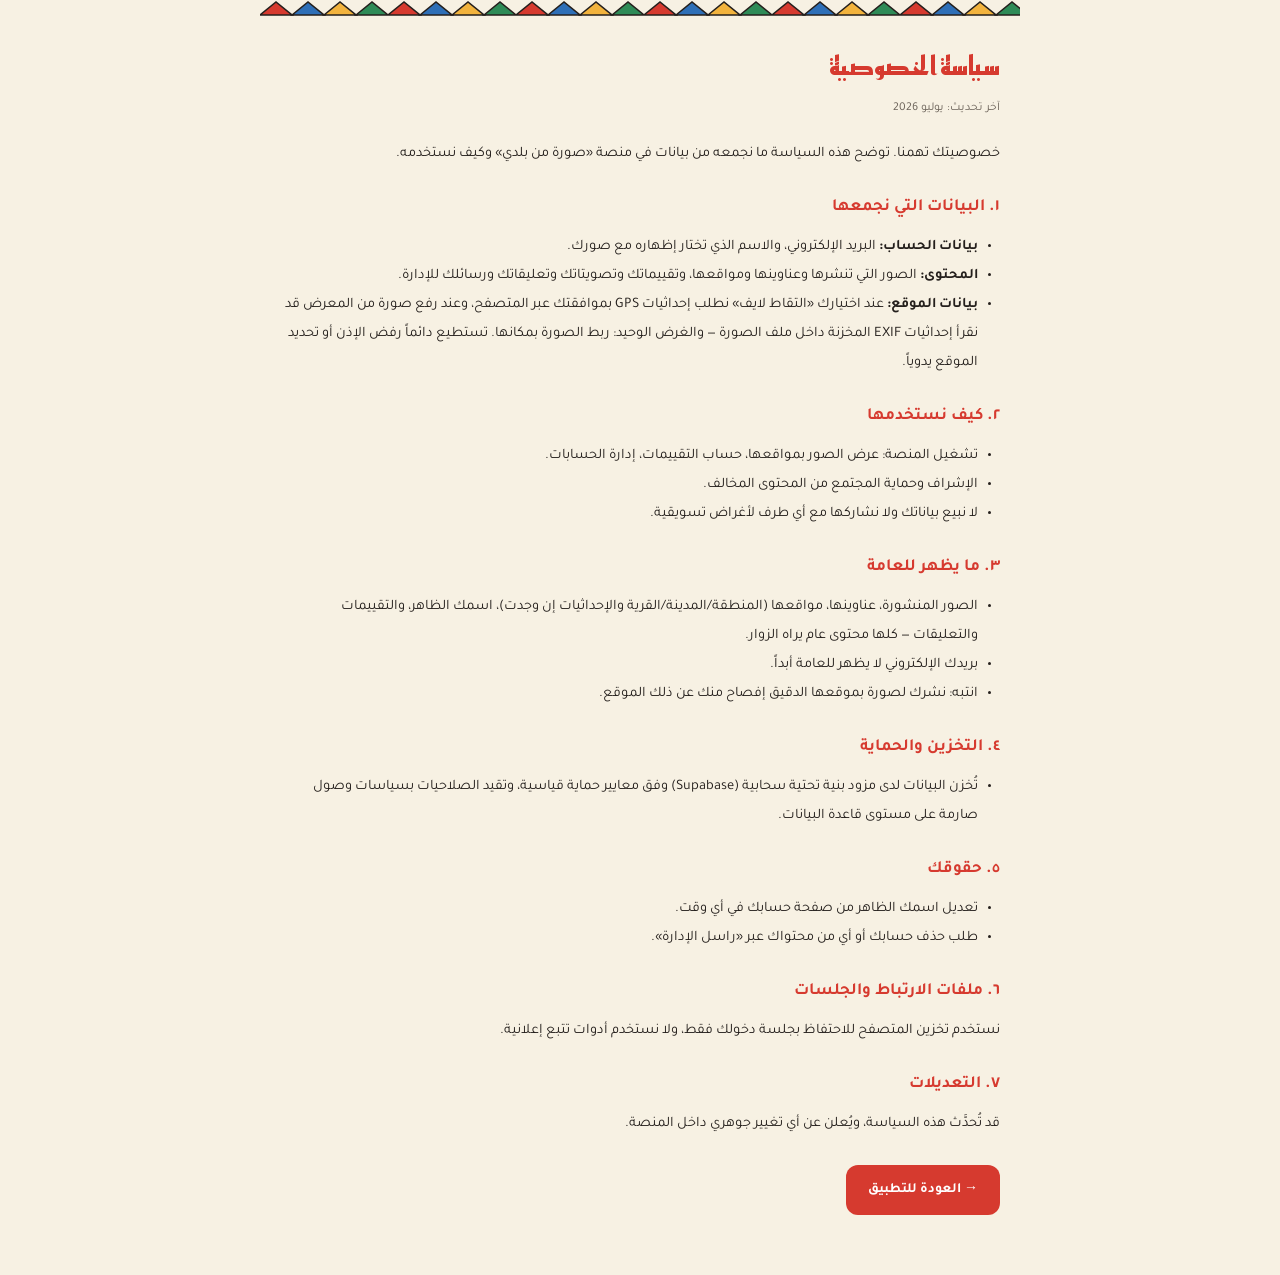
<file: privacy.html>
<!DOCTYPE html>
<html lang="ar" dir="rtl">
<head>
<meta charset="UTF-8">
<meta name="viewport" content="width=device-width, initial-scale=1.0">
<title>سياسة الخصوصية — صورة من بلدي</title>
<link rel="preconnect" href="https://fonts.googleapis.com"><link rel="preconnect" href="https://fonts.gstatic.com" crossorigin>
<link href="https://fonts.googleapis.com/css2?family=Reem+Kufi:wght@600;700&family=Tajawal:wght@400;500;700&display=swap" rel="stylesheet">
<style>
:root{--bg:#F7F1E3;--card:#fff;--red:#D63A2F;--ink:#241F1C;--dim:#6B6259;--line:#D9CDB4}
*{margin:0;padding:0;box-sizing:border-box}
body{font-family:'Tajawal',sans-serif;background:var(--bg);color:var(--ink);max-width:760px;margin:0 auto;padding:0 20px 60px;line-height:2}
.strip{height:16px;margin:0 -20px;background-image:url("data:image/svg+xml,%3Csvg xmlns='http://www.w3.org/2000/svg' width='128' height='16' viewBox='0 0 128 16'%3E%3Crect width='128' height='16' fill='%23F7F1E3'/%3E%3Cpath d='M0 15 L16 2 L32 15 Z' fill='%23D63A2F' stroke='%23241F1C' stroke-width='1.6'/%3E%3Cpath d='M32 15 L48 2 L64 15 Z' fill='%232E6FB7' stroke='%23241F1C' stroke-width='1.6'/%3E%3Cpath d='M64 15 L80 2 L96 15 Z' fill='%23F2B33D' stroke='%23241F1C' stroke-width='1.6'/%3E%3Cpath d='M96 15 L112 2 L128 15 Z' fill='%232E8B57' stroke='%23241F1C' stroke-width='1.6'/%3E%3C/svg%3E");background-repeat:repeat-x}
h1{font-family:'Reem Kufi',sans-serif;color:var(--red);font-size:26px;margin:24px 0 4px}
.upd{color:var(--dim);font-size:12px;margin-bottom:20px}
h2{font-size:17px;color:var(--red);margin:22px 0 8px}
p,li{font-size:14.5px}
ul{padding-right:22px}
a.back{display:inline-block;margin-top:26px;background:var(--red);color:#fff;text-decoration:none;padding:11px 22px;border-radius:12px;font-weight:700;font-size:14px}
</style>
</head>
<body>
<div class="strip"></div>
<h1>سياسة الخصوصية</h1>
<div class="upd">آخر تحديث: يوليو 2026</div>

<p>خصوصيتك تهمنا. توضح هذه السياسة ما نجمعه من بيانات في منصة «صورة من بلدي» وكيف نستخدمه.</p>

<h2>١. البيانات التي نجمعها</h2>
<ul>
<li><b>بيانات الحساب:</b> البريد الإلكتروني، والاسم الذي تختار إظهاره مع صورك.</li>
<li><b>المحتوى:</b> الصور التي تنشرها وعناوينها ومواقعها، وتقييماتك وتصويتاتك وتعليقاتك ورسائلك للإدارة.</li>
<li><b>بيانات الموقع:</b> عند اختيارك «التقاط لايف» نطلب إحداثيات GPS بموافقتك عبر المتصفح، وعند رفع صورة من المعرض قد نقرأ إحداثيات EXIF المخزنة داخل ملف الصورة — والغرض الوحيد: ربط الصورة بمكانها. تستطيع دائماً رفض الإذن أو تحديد الموقع يدوياً.</li>
</ul>

<h2>٢. كيف نستخدمها</h2>
<ul>
<li>تشغيل المنصة: عرض الصور بمواقعها، حساب التقييمات، إدارة الحسابات.</li>
<li>الإشراف وحماية المجتمع من المحتوى المخالف.</li>
<li>لا نبيع بياناتك ولا نشاركها مع أي طرف لأغراض تسويقية.</li>
</ul>

<h2>٣. ما يظهر للعامة</h2>
<ul>
<li>الصور المنشورة، عناوينها، مواقعها (المنطقة/المدينة/القرية والإحداثيات إن وجدت)، اسمك الظاهر، والتقييمات والتعليقات — كلها محتوى عام يراه الزوار.</li>
<li>بريدك الإلكتروني لا يظهر للعامة أبداً.</li>
<li>انتبه: نشرك لصورة بموقعها الدقيق إفصاح منك عن ذلك الموقع.</li>
</ul>

<h2>٤. التخزين والحماية</h2>
<ul>
<li>تُخزن البيانات لدى مزود بنية تحتية سحابية (Supabase) وفق معايير حماية قياسية، وتقيد الصلاحيات بسياسات وصول صارمة على مستوى قاعدة البيانات.</li>
</ul>

<h2>٥. حقوقك</h2>
<ul>
<li>تعديل اسمك الظاهر من صفحة حسابك في أي وقت.</li>
<li>طلب حذف حسابك أو أي من محتواك عبر «راسل الإدارة».</li>
</ul>

<h2>٦. ملفات الارتباط والجلسات</h2>
<p>نستخدم تخزين المتصفح للاحتفاظ بجلسة دخولك فقط، ولا نستخدم أدوات تتبع إعلانية.</p>

<h2>٧. التعديلات</h2>
<p>قد تُحدَّث هذه السياسة، ويُعلن عن أي تغيير جوهري داخل المنصة.</p>

<a class="back" href="index.html">→ العودة للتطبيق</a>
</body>
</html>
</file>
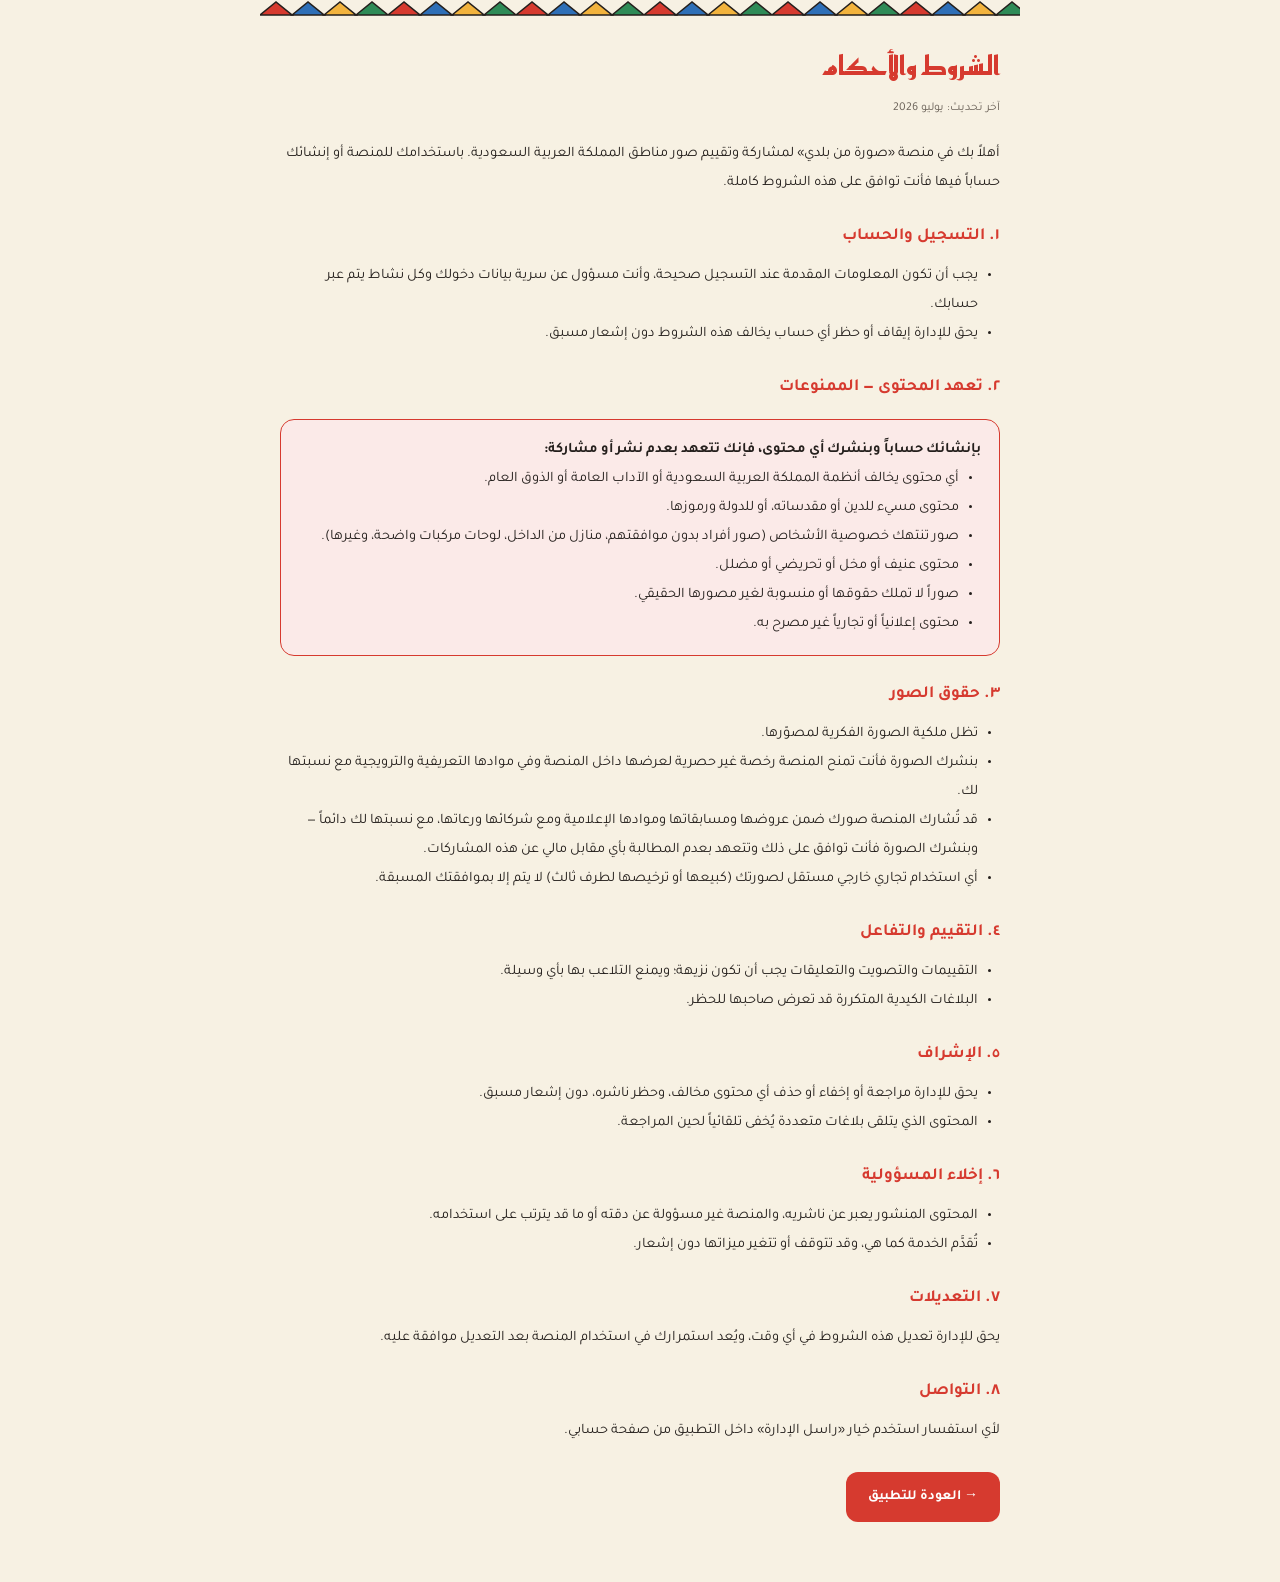
<file: terms.html>
<!DOCTYPE html>
<html lang="ar" dir="rtl">
<head>
<meta charset="UTF-8">
<meta name="viewport" content="width=device-width, initial-scale=1.0">
<title>الشروط والأحكام — صورة من بلدي</title>
<link rel="preconnect" href="https://fonts.googleapis.com"><link rel="preconnect" href="https://fonts.gstatic.com" crossorigin>
<link href="https://fonts.googleapis.com/css2?family=Reem+Kufi:wght@600;700&family=Tajawal:wght@400;500;700&display=swap" rel="stylesheet">
<style>
:root{--bg:#F7F1E3;--card:#fff;--red:#D63A2F;--ink:#241F1C;--dim:#6B6259;--line:#D9CDB4}
*{margin:0;padding:0;box-sizing:border-box}
body{font-family:'Tajawal',sans-serif;background:var(--bg);color:var(--ink);max-width:760px;margin:0 auto;padding:0 20px 60px;line-height:2}
.strip{height:16px;margin:0 -20px;background-image:url("data:image/svg+xml,%3Csvg xmlns='http://www.w3.org/2000/svg' width='128' height='16' viewBox='0 0 128 16'%3E%3Crect width='128' height='16' fill='%23F7F1E3'/%3E%3Cpath d='M0 15 L16 2 L32 15 Z' fill='%23D63A2F' stroke='%23241F1C' stroke-width='1.6'/%3E%3Cpath d='M32 15 L48 2 L64 15 Z' fill='%232E6FB7' stroke='%23241F1C' stroke-width='1.6'/%3E%3Cpath d='M64 15 L80 2 L96 15 Z' fill='%23F2B33D' stroke='%23241F1C' stroke-width='1.6'/%3E%3Cpath d='M96 15 L112 2 L128 15 Z' fill='%232E8B57' stroke='%23241F1C' stroke-width='1.6'/%3E%3C/svg%3E");background-repeat:repeat-x}
h1{font-family:'Reem Kufi',sans-serif;color:var(--red);font-size:26px;margin:24px 0 4px}
.upd{color:var(--dim);font-size:12px;margin-bottom:20px}
h2{font-size:17px;color:var(--red);margin:22px 0 8px}
p,li{font-size:14.5px}
ul{padding-right:22px}
.box{background:var(--card);border:1.5px solid var(--line);border-radius:14px;padding:16px 18px;margin:14px 0}
.warn{border-color:var(--red);background:#FBEAE8}
a.back{display:inline-block;margin-top:26px;background:var(--red);color:#fff;text-decoration:none;padding:11px 22px;border-radius:12px;font-weight:700;font-size:14px}
</style>
</head>
<body>
<div class="strip"></div>
<h1>الشروط والأحكام</h1>
<div class="upd">آخر تحديث: يوليو 2026</div>

<p>أهلاً بك في منصة «صورة من بلدي» لمشاركة وتقييم صور مناطق المملكة العربية السعودية. باستخدامك للمنصة أو إنشائك حساباً فيها فأنت توافق على هذه الشروط كاملة.</p>

<h2>١. التسجيل والحساب</h2>
<ul>
<li>يجب أن تكون المعلومات المقدمة عند التسجيل صحيحة، وأنت مسؤول عن سرية بيانات دخولك وكل نشاط يتم عبر حسابك.</li>
<li>يحق للإدارة إيقاف أو حظر أي حساب يخالف هذه الشروط دون إشعار مسبق.</li>
</ul>

<h2>٢. تعهد المحتوى — الممنوعات</h2>
<div class="box warn">
<p><b>بإنشائك حساباً وبنشرك أي محتوى، فإنك تتعهد بعدم نشر أو مشاركة:</b></p>
<ul>
<li>أي محتوى يخالف أنظمة المملكة العربية السعودية أو الآداب العامة أو الذوق العام.</li>
<li>محتوى مسيء للدين أو مقدساته، أو للدولة ورموزها.</li>
<li>صور تنتهك خصوصية الأشخاص (صور أفراد بدون موافقتهم، منازل من الداخل، لوحات مركبات واضحة، وغيرها).</li>
<li>محتوى عنيف أو مخل أو تحريضي أو مضلل.</li>
<li>صوراً لا تملك حقوقها أو منسوبة لغير مصورها الحقيقي.</li>
<li>محتوى إعلانياً أو تجارياً غير مصرح به.</li>
</ul>
</div>

<h2>٣. حقوق الصور</h2>
<ul>
<li>تظل ملكية الصورة الفكرية لمصوّرها.</li>
<li>بنشرك الصورة فأنت تمنح المنصة رخصة غير حصرية لعرضها داخل المنصة وفي موادها التعريفية والترويجية مع نسبتها لك.</li>
<li>قد تُشارك المنصة صورك ضمن عروضها ومسابقاتها وموادها الإعلامية ومع شركائها ورعاتها، مع نسبتها لك دائماً — وبنشرك الصورة فأنت توافق على ذلك وتتعهد بعدم المطالبة بأي مقابل مالي عن هذه المشاركات.</li>
<li>أي استخدام تجاري خارجي مستقل لصورتك (كبيعها أو ترخيصها لطرف ثالث) لا يتم إلا بموافقتك المسبقة.</li>
</ul>

<h2>٤. التقييم والتفاعل</h2>
<ul>
<li>التقييمات والتصويت والتعليقات يجب أن تكون نزيهة؛ ويمنع التلاعب بها بأي وسيلة.</li>
<li>البلاغات الكيدية المتكررة قد تعرض صاحبها للحظر.</li>
</ul>

<h2>٥. الإشراف</h2>
<ul>
<li>يحق للإدارة مراجعة أو إخفاء أو حذف أي محتوى مخالف، وحظر ناشره، دون إشعار مسبق.</li>
<li>المحتوى الذي يتلقى بلاغات متعددة يُخفى تلقائياً لحين المراجعة.</li>
</ul>

<h2>٦. إخلاء المسؤولية</h2>
<ul>
<li>المحتوى المنشور يعبر عن ناشريه، والمنصة غير مسؤولة عن دقته أو ما قد يترتب على استخدامه.</li>
<li>تُقدَّم الخدمة كما هي، وقد تتوقف أو تتغير ميزاتها دون إشعار.</li>
</ul>

<h2>٧. التعديلات</h2>
<p>يحق للإدارة تعديل هذه الشروط في أي وقت، ويُعد استمرارك في استخدام المنصة بعد التعديل موافقة عليه.</p>

<h2>٨. التواصل</h2>
<p>لأي استفسار استخدم خيار «راسل الإدارة» داخل التطبيق من صفحة حسابي.</p>

<a class="back" href="index.html">→ العودة للتطبيق</a>
</body>
</html>
</file>
<file: style.css>
:root{
  --night:#F7F1E3;   /* خلفية كريمية — قماش القطّ */
  --card:#FFFFFF;
  --card2:#F1E8D6;
  --sand:#8C2F23;    /* عناوين — أحمر قطّ عميق */
  --sand-dim:#8A7B6A;
  --sadu:#D63A2F;    /* الأحمر الرئيسي */
  --sadu-deep:#A82A21;
  --palm:#2E8B57;    /* أخضر القطّ */
  --qblue:#2E6FB7;   /* أزرق القطّ */
  --qteal:#2AA8A0;
  --star:#E8A020;
  --line:#D9CDB4;
  --ink:#241F1C;     /* الخط الأسود المميز للقطّ */
  --txt:#241F1C;
  --txt-dim:#6B6259;
}
*{margin:0;padding:0;box-sizing:border-box;-webkit-tap-highlight-color:transparent}
html,body{height:100%}
body{font-family:'Tajawal',sans-serif;background:var(--night);color:var(--txt);max-width:1600px;margin:0 auto;padding:0 14px 190px;min-height:100vh}
::-webkit-scrollbar{width:10px}
::-webkit-scrollbar-track{background:var(--night)}
::-webkit-scrollbar-thumb{background:var(--line);border-radius:6px}
::-webkit-scrollbar-thumb:hover{background:var(--sand-dim)}
html{scrollbar-color:var(--line) var(--night)}
.sadu{
  height:16px;
  background-color:#F7F1E3;
  background-image:url("data:image/svg+xml,%3Csvg xmlns='http://www.w3.org/2000/svg' width='128' height='16' viewBox='0 0 128 16'%3E%3Crect width='128' height='16' fill='%23F7F1E3'/%3E%3Cpath d='M0 15 L16 2 L32 15 Z' fill='%23D63A2F' stroke='%23241F1C' stroke-width='1.6'/%3E%3Cpath d='M32 15 L48 2 L64 15 Z' fill='%232E6FB7' stroke='%23241F1C' stroke-width='1.6'/%3E%3Cpath d='M64 15 L80 2 L96 15 Z' fill='%23F2B33D' stroke='%23241F1C' stroke-width='1.6'/%3E%3Cpath d='M96 15 L112 2 L128 15 Z' fill='%232E8B57' stroke='%23241F1C' stroke-width='1.6'/%3E%3Cline x1='0' y1='15.4' x2='128' y2='15.4' stroke='%23241F1C' stroke-width='1.4'/%3E%3C/svg%3E");
  background-repeat:repeat-x;
  background-size:128px 16px;
}
header{padding:18px 18px 12px;display:flex;align-items:center;justify-content:space-between;position:sticky;top:0;z-index:20;background:linear-gradient(var(--night) 78%,transparent)}
.logo{font-family:'Reem Kufi',sans-serif;font-size:26px;font-weight:700;color:var(--sand);line-height:1}
.logo span{font-size:13px;display:block;font-family:'Tajawal';font-weight:500;color:var(--txt-dim);margin-top:3px}
.count-pill{background:var(--card);border:1px solid var(--line);border-radius:20px;padding:6px 12px;font-size:12px;color:var(--sand-dim)}
.filters{padding:6px 18px 14px;display:flex;flex-direction:column;gap:10px}
/* ====== بنر التعريف ====== */
.hero{
  position:relative;margin:4px 18px 14px;padding:18px 18px 16px;
  background:var(--card);border:1.5px solid var(--ink);border-radius:18px;
  box-shadow:0 3px 10px rgba(36,31,28,.08);text-align:center;
}
.hero-x{position:absolute;top:10px;left:10px;width:28px;height:28px;border-radius:50%;background:var(--card2);border:1px solid var(--line);color:var(--txt-dim);font-size:13px;cursor:pointer}
.hero-title{font-family:'Reem Kufi',sans-serif;font-size:21px;color:var(--sand);margin-bottom:4px}
.hero-sub{font-size:13px;color:var(--txt-dim);margin-bottom:14px;line-height:1.8}
.hero-steps{display:flex;align-items:center;justify-content:center;gap:6px;flex-wrap:wrap;margin-bottom:14px}
.hstep{display:flex;flex-direction:column;align-items:center;gap:3px;font-size:11px;font-weight:700;color:var(--txt)}
.hstep span{font-size:22px;background:var(--card2);border:1px solid var(--line);border-radius:12px;width:44px;height:44px;display:flex;align-items:center;justify-content:center}
.harrow{color:var(--sadu);font-weight:700;font-size:14px;margin-top:-14px}
.hero-cta{padding:11px 26px;font-size:14px}
.search-box{display:flex;align-items:center;gap:8px;background:var(--card);border:1px solid var(--line);border-radius:14px;padding:11px 14px}
.search-box input{flex:1;background:none;border:none;outline:none;color:var(--txt);font-family:'Tajawal';font-size:14px}
.search-box input::placeholder{color:var(--txt-dim)}
.sel-row{display:flex;gap:8px}
select{flex:1;background:var(--card);border:1px solid var(--line);border-radius:14px;padding:10px 12px;color:var(--txt);font-family:'Tajawal';font-size:13px;outline:none;appearance:none}
.sort-tabs{display:flex;gap:8px}
.sort-tab{flex:1;text-align:center;padding:9px;border-radius:12px;font-size:13px;font-weight:500;background:var(--card);border:1px solid var(--line);color:var(--txt-dim);cursor:pointer;transition:.2s}
.sort-tab.on{background:var(--sadu);border-color:var(--sadu);color:#fff;font-weight:700}
.feed .empty,.feed .loader{grid-column:1/-1}
/* .card legacy */
.card:hover{transform:translateY(-3px);border-color:var(--sand-dim)}
.card:active{transform:scale(.97)}
.ph{position:relative;height:150px;overflow:hidden;background:var(--card2)}
.ph img{width:100%;height:100%;object-fit:cover;display:block}
.medal{position:absolute;top:7px;right:7px;background:rgba(255,255,255,.9);border:1px solid var(--line);backdrop-filter:blur(4px);border-radius:10px;padding:3px 8px;font-size:11px;font-weight:700;color:var(--star);display:flex;align-items:center;gap:4px}
.badge-tag{position:absolute;top:7px;left:7px;background:rgba(255,255,255,.9);backdrop-filter:blur(4px);border:1px solid var(--sadu);border-radius:10px;padding:3px 7px;font-size:9.5px;color:var(--sand);font-weight:700;max-width:70%;overflow:hidden;text-overflow:ellipsis;white-space:nowrap}
.loc-chip{position:absolute;bottom:7px;right:7px;background:rgba(255,255,255,.9);border:1px solid var(--line);backdrop-filter:blur(4px);border-radius:10px;padding:3px 8px;font-size:10.5px;color:var(--sand);max-width:80%;overflow:hidden;text-overflow:ellipsis;white-space:nowrap}
.card-body{padding:9px 11px 11px}
.card-title{font-size:13.5px;font-weight:700;margin-bottom:3px;white-space:nowrap;overflow:hidden;text-overflow:ellipsis}
.card-meta{display:flex;justify-content:space-between;align-items:center;font-size:11px;color:var(--txt-dim)}
.card-meta .who{white-space:nowrap;overflow:hidden;text-overflow:ellipsis;margin-inline-start:6px}
.stars-mini{color:var(--star);letter-spacing:.5px;font-size:11px;white-space:nowrap}
.overlay{position:fixed;inset:0;background:rgba(36,31,28,.55);z-index:50;display:none;align-items:flex-end;justify-content:center}
.overlay.show{display:flex}
.sheet{position:relative;background:var(--night);width:100%;max-width:760px;max-height:92vh;border-radius:24px 24px 0 0;overflow-y:auto;border-top:2px solid var(--sadu);animation:up .25s ease}
@keyframes up{from{transform:translateY(60px);opacity:0}to{transform:none;opacity:1}}
@media (prefers-reduced-motion:reduce){.sheet{animation:none}}
.sheet .ph{height:45vh;min-height:240px;max-height:430px;border-radius:0;background:#000}
.sheet .ph img{width:100%;height:100%;object-fit:cover}
.zoombtn{position:absolute;bottom:10px;left:10px;z-index:6;background:rgba(255,255,255,.92);border:1px solid var(--line);border-radius:12px;padding:7px 13px;font-family:'Tajawal';font-size:12px;font-weight:700;color:var(--txt);cursor:pointer}
.close-x{z-index:30 !important;width:40px;height:40px;font-size:18px}
.sheet .ph.full{height:auto;max-height:none}
.sheet .ph.full img{height:auto;max-height:82vh;object-fit:contain}
.sheet-body{padding:16px 20px 30px}
.sheet-title{font-family:'Reem Kufi',sans-serif;font-size:22px;color:var(--sand)}
.sheet-loc{color:var(--txt-dim);font-size:13px;margin:4px 0 14px;line-height:1.7}
.rate-box{background:var(--card);border:1px solid var(--line);border-radius:16px;padding:14px;text-align:center;margin-bottom:16px}
.rate-label{font-size:13px;color:var(--txt-dim);margin-bottom:8px}
.big-stars{display:flex;justify-content:center;gap:10px;direction:ltr}
.big-stars button{background:none;border:none;font-size:30px;color:var(--line);cursor:pointer;transition:.15s;padding:2px}
.big-stars button.lit{color:var(--star)}
.rate-avg{margin-top:10px;font-size:13px;color:var(--sand-dim)}
.thanks{color:var(--palm);font-size:13px;margin-top:8px;display:none}
.poll-box{background:var(--card);border:1px solid var(--line);border-radius:16px;padding:14px;margin-bottom:16px}
.poll-title{font-size:14px;font-weight:700;margin-bottom:10px}
.chips{display:flex;flex-wrap:wrap;gap:8px}
.chip{background:var(--card2);border:1px solid var(--line);border-radius:20px;padding:8px 13px;font-size:12.5px;color:var(--txt);font-family:'Tajawal';cursor:pointer;display:flex;align-items:center;gap:6px;transition:.15s}
.chip .n{background:var(--night);border-radius:10px;padding:1px 7px;font-size:11px;color:var(--sand-dim)}
.chip.on{background:var(--sadu);border-color:var(--sadu);color:#fff;font-weight:700}
.chip.on .n{background:rgba(0,0,0,.25);color:#fff}
.chip:active{transform:scale(.95)}
.comments-h{font-size:15px;font-weight:700;margin-bottom:10px;display:flex;align-items:center;gap:6px}
.comment{background:var(--card);border-radius:12px;padding:10px 12px;margin-bottom:8px;font-size:13px}
.comment b{color:var(--sand);display:block;font-size:12px;margin-bottom:3px}
.c-input{display:flex;gap:8px;margin-top:12px}
.c-input input{flex:1;background:var(--card);border:1px solid var(--line);border-radius:12px;padding:11px 13px;color:var(--txt);font-family:'Tajawal';outline:none;font-size:13px}
.btn{background:var(--sadu);color:#fff;border:none;border-radius:12px;padding:11px 18px;font-family:'Tajawal';font-weight:700;font-size:14px;cursor:pointer}
.btn:active{background:var(--sadu-deep)}
.btn:disabled{opacity:.5}
.close-x{position:sticky;top:10px;margin:10px 18px -40px auto;z-index:5;width:34px;height:34px;border-radius:50%;background:rgba(255,255,255,.92);color:var(--txt);border:1px solid var(--line);font-size:16px;cursor:pointer;display:block}
.form{padding:6px 20px 160px}
.form h2{font-family:'Reem Kufi',sans-serif;color:var(--sand);font-size:22px;margin-bottom:4px}
.form p.hint{color:var(--txt-dim);font-size:13px;margin-bottom:18px}
.f-group{margin-bottom:14px}
.f-group label{display:block;font-size:13px;color:var(--sand-dim);margin-bottom:6px;font-weight:500}
.f-group input,.f-group select,.f-group textarea{width:100%;background:var(--card);border:1px solid var(--line);border-radius:14px;padding:12px 14px;color:var(--txt);font-family:'Tajawal';font-size:14px;outline:none}
.f-group textarea{resize:vertical;min-height:90px}
/* ====== ترويسة إرشادات النشر ====== */
.rules{background:var(--card);border:1.5px solid var(--ink);border-radius:16px;padding:0;margin-bottom:18px;overflow:hidden}
.rules summary{cursor:pointer;font-weight:700;font-size:13.5px;padding:12px 14px;background:var(--card2);list-style:none;user-select:none}
.rules summary::-webkit-details-marker{display:none}
.rules[open] summary{border-bottom:1px solid var(--line)}
.rules-col{padding:12px 13px;display:flex;flex-direction:column;gap:7px;font-size:12px;line-height:1.7}
.rules-col b{font-size:13px;margin-bottom:2px}
.rules-col.ok{border-left:1px dashed var(--line)}
.rules-col.ok b{color:var(--palm)}
.rules-col.no b{color:var(--sadu)}
.rules-foot{font-size:11px;color:var(--txt-dim);padding:9px 13px;border-top:1px dashed var(--line);text-align:center}
.rules-foot a{color:var(--sadu);font-weight:700}
.cap-row{display:flex;gap:10px;margin-bottom:14px}
.cap-btn{flex:1;background:var(--card);border:1px solid var(--line);border-radius:16px;padding:16px 10px;color:var(--txt);font-family:'Tajawal';cursor:pointer;display:flex;flex-direction:column;align-items:center;gap:4px;font-size:22px;transition:.15s}
.cap-btn b{font-size:14px}
.cap-btn small{font-size:11px;color:var(--txt-dim);font-weight:400}
.cap-btn.live{border-color:var(--sadu);background:linear-gradient(160deg,var(--card),rgba(214,58,47,.08))}
.cap-btn:active{transform:scale(.96)}
.cap-btn.on-dest{border-color:var(--qblue);background:linear-gradient(160deg,var(--card),rgba(46,111,183,.10));box-shadow:0 0 0 1.5px var(--qblue) inset}
.geo-card{background:var(--card);border:1px solid var(--palm);border-radius:14px;padding:12px 14px;margin-bottom:14px;font-size:13px}
.geo-card.warn{border-color:var(--star)}
.geo-status{font-weight:700;color:var(--palm);margin-bottom:3px}
.geo-card.warn .geo-status{color:var(--star)}
.geo-coords{color:var(--txt-dim);font-size:12px;direction:ltr;text-align:right}
.drop{border:2px dashed var(--line);border-radius:18px;padding:20px;text-align:center;color:var(--txt-dim);margin-bottom:16px;background:var(--card)}
.drop.has{border-color:var(--palm);color:var(--palm)}
.drop img{max-width:100%;max-height:200px;border-radius:12px;margin-top:10px}
.submit-btn{position:fixed;bottom:96px;left:50%;transform:translateX(-50%);width:calc(100% - 40px);max-width:480px;z-index:35;padding:15px;font-size:16px;box-shadow:0 6px 20px rgba(214,58,47,.4)}
nav{position:fixed;bottom:0;left:50%;transform:translateX(-50%);width:100%;max-width:520px;z-index:30;background:var(--card);border-top:1px solid var(--line);display:flex;padding:8px 10px calc(8px + env(safe-area-inset-bottom))}
.nav-btn{flex:1;background:none;border:none;color:var(--txt-dim);font-family:'Tajawal';font-size:11.5px;font-weight:700;cursor:pointer;display:flex;flex-direction:column;align-items:center;justify-content:center;gap:4px;padding:6px 4px;transition:color .15s}
.nb-ic{width:24px;height:24px;stroke:currentColor;flex-shrink:0}
.nav-btn span{font-size:10.5px;line-height:1}
.nav-btn.on{color:var(--sadu)}
.nav-btn.on .nb-ic{stroke:var(--sadu)}
.nav-btn.on::after{content:'';display:block;width:4px;height:4px;border-radius:50%;background:var(--sadu);margin:2px auto 0}
.empty{text-align:center;padding:50px 30px;color:var(--txt-dim);font-size:14px;line-height:1.9}
.empty .big{font-size:40px;display:block;margin-bottom:8px}
.toast{position:fixed;bottom:100px;left:50%;transform:translateX(-50%);background:var(--palm);color:#fff;padding:11px 22px;border-radius:14px;font-size:14px;font-weight:700;z-index:99;display:none;white-space:nowrap}
.toast.err{background:var(--sadu)}
.loader{text-align:center;padding:40px;color:var(--txt-dim);font-size:14px}
.page{display:none}.page.on{display:block}

/* ====== لقطة الأسبوع ====== */
.week-strip{margin:10px 18px 0;background:linear-gradient(135deg,#FFF3CF,#FFFDF5);border:2px solid var(--star);border-radius:16px;padding:16px 18px;font-size:15px;font-weight:500;text-align:center;cursor:pointer;color:var(--txt);box-shadow:0 3px 12px rgba(232,160,32,.22);animation:wpulse 2.6s ease-in-out infinite}
@keyframes wpulse{0%,100%{box-shadow:0 3px 12px rgba(232,160,32,.22)}50%{box-shadow:0 3px 20px rgba(232,160,32,.45)}}
.week-strip b{color:var(--sadu)}
.wvote{width:100%;margin-top:8px;font-size:12.5px;padding:9px}
.wvote.on{background:var(--palm)}
.wcard.voted{border-color:var(--palm);box-shadow:0 0 0 2px rgba(46,139,87,.25)}
/* ====== المتابعة ====== */
.follow-row{display:flex;align-items:center;gap:10px;margin:-6px 0 14px}
.fcount{font-size:13px;color:var(--txt-dim);font-weight:700}
.fbtn{background:var(--card);border:1.5px solid var(--sadu);color:var(--sadu);border-radius:20px;padding:6px 16px;font-family:'Tajawal';font-weight:700;font-size:12.5px;cursor:pointer}
.fbtn.on{background:var(--palm);border-color:var(--palm);color:#fff}
/* ====== زر الخريطة ====== */
.mapbtn{display:inline-block;margin-top:6px;background:var(--card);border:1.5px solid var(--palm);color:var(--palm);border-radius:12px;padding:6px 13px;font-size:12px;font-weight:700;text-decoration:none}

/* ====== رتب الأعضاء ====== */
.rankchip{font-size:11px;font-weight:700;padding:4px 11px;border-radius:12px;border:1.5px solid}
.rankchip.r-bronze{background:#F3EDE2;color:#8A6E4E;border-color:#C9B28C}
.rankchip.r-silver{background:#EEF3F7;color:#2E6FB7;border-color:#9CBBDB}
.rankchip.r-gold{background:#FFF4D6;color:#A87500;border-color:var(--star)}
/* ====== الفائز ====== */
.wcard.winner{border:2.5px solid var(--star);box-shadow:0 0 0 3px rgba(232,160,32,.25),0 4px 14px rgba(232,160,32,.3)}
.week-strip.win{background:linear-gradient(135deg,#FFF4D6,#FFFDF5);border-color:var(--star)}

/* ====== شريط التصنيفات ====== */
.cat-row{display:flex;gap:8px;overflow-x:auto;padding:2px 0 6px;scrollbar-width:none}
.cat-row::-webkit-scrollbar{display:none}
.cat-chip{flex:0 0 auto;background:var(--card);border:1.5px solid var(--line);border-radius:20px;padding:7px 14px;font-family:'Tajawal';font-size:12.5px;font-weight:700;color:var(--txt-dim);cursor:pointer;white-space:nowrap}
.cat-chip.on{background:var(--sadu);border-color:var(--sadu);color:#fff}
/* ====== إحصائياتي ====== */
.mst-row{display:flex;justify-content:space-between;background:var(--card);border:1px solid var(--line);border-radius:12px;padding:10px 14px;margin-bottom:7px;font-size:13.5px}
.mst-row b{color:var(--sand)}
.mst-photo .t{white-space:nowrap;overflow:hidden;text-overflow:ellipsis;font-weight:700}
/* ====== عارض الزوم ====== */
#lightbox{display:none;position:fixed;inset:0;background:rgba(10,8,6,.96);z-index:200}
#lightbox.show{display:block}
.lb-scroll{width:100%;height:100%;overflow:auto;-webkit-overflow-scrolling:touch;touch-action:pan-x pan-y pinch-zoom}
#lbImg{display:block;width:100%;max-width:none;margin:auto;transition:width .15s}
.lb-bar{position:fixed;top:12px;left:12px;z-index:210;display:flex;gap:8px}
.lb-bar button{width:42px;height:42px;border-radius:50%;border:1.5px solid rgba(255,255,255,.4);background:rgba(255,255,255,.12);color:#fff;font-size:16px;cursor:pointer;backdrop-filter:blur(4px)}
.sheet .ph img{cursor:zoom-in}

/* ====== بنر الراعي ====== */
.sponsor-bar{position:relative;margin:10px 18px 0;border-radius:16px;overflow:hidden;border:1.5px solid var(--line);box-shadow:0 3px 10px rgba(36,31,28,.08)}
.sponsor-bar img{display:block;width:100%;aspect-ratio:4/1;object-fit:cover}
.sponsor-bar .sp-tag{position:absolute;top:8px;left:8px;background:rgba(255,255,255,.9);border:1px solid var(--line);border-radius:10px;padding:2px 9px;font-size:9.5px;font-weight:700;color:var(--txt-dim)}

/* ====== تذييل صفحة الحساب ====== */
.acc-footer{margin-top:26px;padding-top:16px;border-top:1px dashed var(--line);text-align:center;font-size:12.5px;color:var(--txt-dim)}
.acc-footer a{color:var(--txt-dim);text-decoration:none;font-weight:700}
.acc-footer a:hover{color:var(--sadu)}
.acc-footer span{margin:0 6px}
.acc-copy{margin-top:10px;font-size:11px;color:var(--sand-dim)}

/* ====== الخريطة التفاعلية ====== */
#mapWrap{position:relative;margin-top:4px}
#map{height:62vh;min-height:380px;border-radius:16px;border:2px solid var(--ink);box-shadow:0 4px 14px rgba(36,31,28,.15);z-index:1}
.pmark{width:46px;height:46px;border-radius:50%;overflow:hidden;border:2.5px solid #fff;box-shadow:0 2px 8px rgba(0,0,0,.45);background:var(--card)}
.pmark img{width:100%;height:100%;object-fit:cover}
#mapSponsor{position:absolute;bottom:14px;right:14px;z-index:500;max-width:44%}
#mapSponsor img{width:100%;border-radius:12px;border:1.5px solid var(--line);box-shadow:0 3px 10px rgba(0,0,0,.3);display:block}
.sort-tabs{overflow-x:auto;scrollbar-width:none;flex-wrap:nowrap}
.sort-tabs::-webkit-scrollbar{display:none}
.sort-tab{white-space:nowrap;flex:0 0 auto}
/* ====== صفحة الرعاة ====== */
.sp-main{background:var(--card);border:2px solid var(--star);border-radius:16px;overflow:hidden;margin-bottom:14px}
.sp-main img{width:100%;aspect-ratio:4/1;object-fit:cover;display:block}
.sp-main .t{padding:10px 14px;font-weight:700;font-size:13.5px;text-align:center}
.sp-cta{background:linear-gradient(135deg,#FFF7E0,var(--card));border:1.5px dashed var(--star);border-radius:16px;padding:16px;font-size:13px;line-height:2;text-align:center;color:var(--txt)}

/* ====== الزر العائم ====== */
#fab{position:fixed;bottom:88px;left:18px;width:58px;height:58px;border-radius:50%;border:2.5px solid #fff;background:linear-gradient(150deg,var(--sadu),#B22D24);color:#fff;font-size:30px;font-weight:700;cursor:pointer;box-shadow:0 5px 16px rgba(214,58,47,.5);z-index:80;line-height:1;font-family:'Tajawal'}
#fab:active{transform:scale(.92)}
/* ====== رسائلي ====== */
.msg-card{background:var(--card);border:1px solid var(--line);border-radius:14px;padding:12px 14px;margin-bottom:10px}
.msg-card .mk{font-size:11px;color:var(--txt-dim);display:flex;justify-content:space-between;margin-bottom:5px}
.msg-card .mb{font-size:13.5px;line-height:1.9}
.msg-st{font-size:10.5px;font-weight:700;padding:3px 10px;border-radius:10px}
.msg-st.new{background:#FFF4D6;color:#A87500;border:1px solid var(--star)}
.msg-st.done{background:rgba(46,139,87,.12);color:var(--palm);border:1px solid var(--palm)}
.msg-reply{margin-top:9px;background:var(--card2);border-right:3px solid var(--palm);border-radius:10px;padding:9px 12px;font-size:12.5px;line-height:1.9}
.msg-reply b{color:var(--palm);font-size:11.5px}
/* زر المفضلة بالنافذة */
.fbtn.fav{border-color:var(--sadu);color:var(--sadu)}
.fbtn.fav.on{background:var(--sadu);border-color:var(--sadu);color:#fff}

/* ====== ستارة الصيانة ====== */
#maintScreen{display:none}
#maintScreen.on{position:fixed;inset:0;background:var(--bg);z-index:99999;display:flex;flex-direction:column;align-items:center;justify-content:center;text-align:center;padding:30px;font-family:'Tajawal',sans-serif}
.maint-strip{height:16px;width:100%;position:absolute;top:0;left:0;background-repeat:repeat-x;background-image:url('data:image/svg+xml;utf8,<svg xmlns="http://www.w3.org/2000/svg" width="128" height="16"><rect width="128" height="16" fill="%23F7F1E3"/><path d="M0 15 L16 2 L32 15 Z" fill="%23D63A2F" stroke="%23241F1C" stroke-width="1.6"/><path d="M32 15 L48 2 L64 15 Z" fill="%232E6FB7" stroke="%23241F1C" stroke-width="1.6"/><path d="M64 15 L80 2 L96 15 Z" fill="%23F2B33D" stroke="%23241F1C" stroke-width="1.6"/><path d="M96 15 L112 2 L128 15 Z" fill="%232E8B57" stroke="%23241F1C" stroke-width="1.6"/></svg>')}
.maint-ic{font-size:64px;margin-bottom:14px}
.maint-title{font-family:'Reem Kufi',sans-serif;font-size:26px;color:var(--sadu);margin-bottom:10px}
.maint-msg{font-size:15px;color:var(--txt-dim);line-height:2;max-width:400px}
.maint-foot{margin-top:26px;font-size:12px;color:var(--sand-dim)}
.maint-chip{position:fixed;top:10px;left:10px;z-index:100000;background:#FFF4D6;border:1.5px solid var(--star);border-radius:12px;padding:6px 13px;font-size:11.5px;font-weight:700;color:#A87500;box-shadow:0 2px 8px rgba(0,0,0,.15)}

/* ====== الفلتر الموحد ====== */
.filter-bar{display:flex;gap:8px;align-items:center;margin-bottom:6px}
.filter-btn{background:var(--card);border:1.5px solid var(--line);border-radius:20px;padding:8px 16px;font-family:'Tajawal';font-size:13px;font-weight:700;color:var(--txt);cursor:pointer;white-space:nowrap;flex-shrink:0}
.filter-btn.active{border-color:var(--sadu);color:var(--sadu)}
.f-badge{color:var(--sadu);margin-right:4px;font-size:10px}
.filter-drawer{background:var(--card);border:1.5px solid var(--line);border-radius:16px;padding:14px;margin-bottom:10px}
.fd-section{margin-bottom:12px}
.fd-label{font-size:12px;font-weight:700;color:var(--txt-dim);margin-bottom:7px}
.fd-chips{display:flex;flex-wrap:wrap;gap:7px}
.fd-chip{background:var(--card2);border:1.5px solid var(--line);border-radius:16px;padding:6px 13px;font-family:'Tajawal';font-size:12.5px;font-weight:700;color:var(--txt-dim);cursor:pointer}
.fd-chip.on{background:var(--sadu);border-color:var(--sadu);color:#fff}
/* ====== الأقرب إليك ====== */
.nearby-title{font-size:14px;font-weight:700;padding:6px 2px 8px;color:var(--ink)}
/* ====== البنر الجانبي ====== */
.sponsor-side{background:var(--card);border:1.5px solid var(--star);border-radius:14px;padding:12px 14px;margin-bottom:12px;display:flex;align-items:center;gap:12px}
.sponsor-side img{width:48px;height:48px;border-radius:10px;object-fit:cover;border:1px solid var(--line);flex-shrink:0}
.sponsor-side .sp-info{min-width:0;flex:1}
.sponsor-side .sp-name{font-weight:700;font-size:13.5px;white-space:nowrap;overflow:hidden;text-overflow:ellipsis}
.sponsor-side .sp-cat{font-size:11.5px;color:var(--txt-dim)}
.sponsor-side .sp-tag{font-size:10px;background:#FFF4D6;color:#A87500;border:1px solid var(--star);border-radius:8px;padding:2px 8px;font-weight:700;flex-shrink:0}
/* ====== دبوس الراعي بالخريطة ====== */
.sp-pin{text-align:center;position:relative}
.sp-pin img{width:48px;height:48px;border-radius:50%;border:3px solid var(--star);box-shadow:0 2px 8px rgba(0,0,0,.4);display:block;margin:0 auto}
.sp-pin-label{background:var(--star);color:var(--ink);font-size:10px;font-weight:700;border-radius:8px;padding:2px 7px;margin-top:3px;white-space:nowrap;font-family:'Tajawal'}
/* ====== دبوس موقع المستخدم ====== */
.user-pin{text-align:center}
.user-pin-label{background:var(--qblue);color:#fff;font-size:10px;font-weight:700;border-radius:8px;padding:2px 7px;margin-top:2px;white-space:nowrap;font-family:'Tajawal'}

/* ====== بطاقة راعٍ ====== */
.sp-card{background:var(--card);border:1.5px solid var(--line);border-radius:16px;overflow:hidden;margin-bottom:14px}
.sp-card-head{display:flex;align-items:center;gap:12px;padding:14px}
.sp-card-head img{width:56px;height:56px;border-radius:12px;object-fit:cover;border:1px solid var(--line);flex-shrink:0}
.sp-card-info{flex:1;min-width:0}
.sp-card-name{font-weight:700;font-size:15px}
.sp-card-cat{font-size:12px;color:var(--txt-dim);margin-top:2px}
.sp-card-body{padding:0 14px 14px}
.sp-deal{background:linear-gradient(135deg,#FFF7E0,var(--card));border:1.5px dashed var(--star);border-radius:12px;padding:10px 13px;font-size:13px;line-height:1.9}
.sp-code{display:inline-block;background:var(--ink);color:#F7F1E3;border-radius:8px;padding:3px 12px;font-weight:700;font-size:13px;letter-spacing:1px;margin-top:4px;direction:ltr}

.sp-side-btn{background:var(--sadu);color:#fff;border:none;border-radius:10px;padding:5px 12px;font-family:'Tajawal';font-size:12px;font-weight:700;cursor:pointer;flex-shrink:0}



/* ====== البار الموحد ====== */
.search-unified{display:flex;align-items:center;gap:0;background:var(--card);border:1.5px solid var(--line);border-radius:14px;padding:4px 6px;width:100%;box-sizing:border-box}
.su-view{background:none;border:none;border-radius:10px;width:34px;height:34px;font-size:15px;cursor:pointer;display:flex;align-items:center;justify-content:center;color:var(--txt-dim);flex-shrink:0;transition:background .15s}
.su-view.on{background:var(--sadu);color:#fff}
.su-sep{width:1px;height:22px;background:var(--line);margin:0 4px;flex-shrink:0}
.su-input{flex:1;border:none;background:none;font-family:'Tajawal';font-size:13.5px;color:var(--txt);outline:none;padding:0 6px;direction:rtl;min-width:0}
.su-input::placeholder{color:var(--txt-dim)}
.su-filter{background:none;border:none;display:flex;align-items:center;gap:5px;font-family:'Tajawal';font-size:13px;font-weight:700;color:var(--txt);cursor:pointer;padding:4px 8px;border-radius:10px;flex-shrink:0;transition:background .15s}
.su-filter:hover{background:var(--card2)}
.su-filter svg{stroke:var(--txt)}
.f-badge{color:var(--sadu);font-size:10px;margin-right:1px}
@media(max-width:360px){.su-filter span:last-of-type{display:none}}

/* ====== Masonry Grid ====== */
.mcard{break-inside:avoid;margin-bottom:8px;border-radius:14px;overflow:hidden;cursor:pointer;position:relative;display:block}
.mcard img{width:100%;display:block;transition:transform .3s}
.mcard:active img{transform:scale(1.02)}
.mc-overlay{position:absolute;inset:0;background:linear-gradient(to top,rgba(10,8,6,.8) 0%,rgba(10,8,6,.3) 40%,transparent 70%);opacity:0;transition:opacity .25s;display:flex;flex-direction:column;justify-content:flex-end;padding:10px 10px 8px}
.mcard:hover .mc-overlay,.mcard.tapped .mc-overlay{opacity:1}
.mc-title{color:#fff;font-size:12px;font-weight:700;line-height:1.4;text-shadow:0 1px 3px rgba(0,0,0,.5)}
.mc-sub{color:rgba(255,255,255,.75);font-size:10.5px;margin-top:2px;text-shadow:0 1px 2px rgba(0,0,0,.5)}
.mc-medal{position:absolute;top:8px;right:8px;font-size:16px;filter:drop-shadow(0 1px 3px rgba(0,0,0,.5))}
@media(hover:none){.mc-overlay{opacity:0}.mcard.tapped .mc-overlay{opacity:1}}






#feed{display:grid;grid-template-columns:repeat(2,1fr);gap:8px}
@media(min-width:600px){#feed{grid-template-columns:repeat(3,1fr)}}
@media(min-width:900px){#feed{grid-template-columns:repeat(4,1fr)}}
.mcard{margin-bottom:0}

.view-toggle-pair{display:flex;gap:2px;background:var(--card2);border:1.5px solid var(--line);border-radius:10px;padding:3px}
.view-toggle-pair .su-view{width:36px;height:36px}

.hdr-icon{width:42px;height:42px;border-radius:50%;object-fit:cover;flex-shrink:0}
</file>
<file: leaflet.css>
/* required styles */

.leaflet-pane,
.leaflet-tile,
.leaflet-marker-icon,
.leaflet-marker-shadow,
.leaflet-tile-container,
.leaflet-pane > svg,
.leaflet-pane > canvas,
.leaflet-zoom-box,
.leaflet-image-layer,
.leaflet-layer {
	position: absolute;
	left: 0;
	top: 0;
	}
.leaflet-container {
	overflow: hidden;
	}
.leaflet-tile,
.leaflet-marker-icon,
.leaflet-marker-shadow {
	-webkit-user-select: none;
	   -moz-user-select: none;
	        user-select: none;
	  -webkit-user-drag: none;
	}
/* Prevents IE11 from highlighting tiles in blue */
.leaflet-tile::selection {
	background: transparent;
}
/* Safari renders non-retina tile on retina better with this, but Chrome is worse */
.leaflet-safari .leaflet-tile {
	image-rendering: -webkit-optimize-contrast;
	}
/* hack that prevents hw layers "stretching" when loading new tiles */
.leaflet-safari .leaflet-tile-container {
	width: 1600px;
	height: 1600px;
	-webkit-transform-origin: 0 0;
	}
.leaflet-marker-icon,
.leaflet-marker-shadow {
	display: block;
	}
/* .leaflet-container svg: reset svg max-width decleration shipped in Joomla! (joomla.org) 3.x */
/* .leaflet-container img: map is broken in FF if you have max-width: 100% on tiles */
.leaflet-container .leaflet-overlay-pane svg {
	max-width: none !important;
	max-height: none !important;
	}
.leaflet-container .leaflet-marker-pane img,
.leaflet-container .leaflet-shadow-pane img,
.leaflet-container .leaflet-tile-pane img,
.leaflet-container img.leaflet-image-layer,
.leaflet-container .leaflet-tile {
	max-width: none !important;
	max-height: none !important;
	width: auto;
	padding: 0;
	}

.leaflet-container img.leaflet-tile {
	/* See: https://bugs.chromium.org/p/chromium/issues/detail?id=600120 */
	mix-blend-mode: plus-lighter;
}

.leaflet-container.leaflet-touch-zoom {
	-ms-touch-action: pan-x pan-y;
	touch-action: pan-x pan-y;
	}
.leaflet-container.leaflet-touch-drag {
	-ms-touch-action: pinch-zoom;
	/* Fallback for FF which doesn't support pinch-zoom */
	touch-action: none;
	touch-action: pinch-zoom;
}
.leaflet-container.leaflet-touch-drag.leaflet-touch-zoom {
	-ms-touch-action: none;
	touch-action: none;
}
.leaflet-container {
	-webkit-tap-highlight-color: transparent;
}
.leaflet-container a {
	-webkit-tap-highlight-color: rgba(51, 181, 229, 0.4);
}
.leaflet-tile {
	filter: inherit;
	visibility: hidden;
	}
.leaflet-tile-loaded {
	visibility: inherit;
	}
.leaflet-zoom-box {
	width: 0;
	height: 0;
	-moz-box-sizing: border-box;
	     box-sizing: border-box;
	z-index: 800;
	}
/* workaround for https://bugzilla.mozilla.org/show_bug.cgi?id=888319 */
.leaflet-overlay-pane svg {
	-moz-user-select: none;
	}

.leaflet-pane         { z-index: 400; }

.leaflet-tile-pane    { z-index: 200; }
.leaflet-overlay-pane { z-index: 400; }
.leaflet-shadow-pane  { z-index: 500; }
.leaflet-marker-pane  { z-index: 600; }
.leaflet-tooltip-pane   { z-index: 650; }
.leaflet-popup-pane   { z-index: 700; }

.leaflet-map-pane canvas { z-index: 100; }
.leaflet-map-pane svg    { z-index: 200; }

.leaflet-vml-shape {
	width: 1px;
	height: 1px;
	}
.lvml {
	behavior: url(#default#VML);
	display: inline-block;
	position: absolute;
	}


/* control positioning */

.leaflet-control {
	position: relative;
	z-index: 800;
	pointer-events: visiblePainted; /* IE 9-10 doesn't have auto */
	pointer-events: auto;
	}
.leaflet-top,
.leaflet-bottom {
	position: absolute;
	z-index: 1000;
	pointer-events: none;
	}
.leaflet-top {
	top: 0;
	}
.leaflet-right {
	right: 0;
	}
.leaflet-bottom {
	bottom: 0;
	}
.leaflet-left {
	left: 0;
	}
.leaflet-control {
	float: left;
	clear: both;
	}
.leaflet-right .leaflet-control {
	float: right;
	}
.leaflet-top .leaflet-control {
	margin-top: 10px;
	}
.leaflet-bottom .leaflet-control {
	margin-bottom: 10px;
	}
.leaflet-left .leaflet-control {
	margin-left: 10px;
	}
.leaflet-right .leaflet-control {
	margin-right: 10px;
	}


/* zoom and fade animations */

.leaflet-fade-anim .leaflet-popup {
	opacity: 0;
	-webkit-transition: opacity 0.2s linear;
	   -moz-transition: opacity 0.2s linear;
	        transition: opacity 0.2s linear;
	}
.leaflet-fade-anim .leaflet-map-pane .leaflet-popup {
	opacity: 1;
	}
.leaflet-zoom-animated {
	-webkit-transform-origin: 0 0;
	    -ms-transform-origin: 0 0;
	        transform-origin: 0 0;
	}
svg.leaflet-zoom-animated {
	will-change: transform;
}

.leaflet-zoom-anim .leaflet-zoom-animated {
	-webkit-transition: -webkit-transform 0.25s cubic-bezier(0,0,0.25,1);
	   -moz-transition:    -moz-transform 0.25s cubic-bezier(0,0,0.25,1);
	        transition:         transform 0.25s cubic-bezier(0,0,0.25,1);
	}
.leaflet-zoom-anim .leaflet-tile,
.leaflet-pan-anim .leaflet-tile {
	-webkit-transition: none;
	   -moz-transition: none;
	        transition: none;
	}

.leaflet-zoom-anim .leaflet-zoom-hide {
	visibility: hidden;
	}


/* cursors */

.leaflet-interactive {
	cursor: pointer;
	}
.leaflet-grab {
	cursor: -webkit-grab;
	cursor:    -moz-grab;
	cursor:         grab;
	}
.leaflet-crosshair,
.leaflet-crosshair .leaflet-interactive {
	cursor: crosshair;
	}
.leaflet-popup-pane,
.leaflet-control {
	cursor: auto;
	}
.leaflet-dragging .leaflet-grab,
.leaflet-dragging .leaflet-grab .leaflet-interactive,
.leaflet-dragging .leaflet-marker-draggable {
	cursor: move;
	cursor: -webkit-grabbing;
	cursor:    -moz-grabbing;
	cursor:         grabbing;
	}

/* marker & overlays interactivity */
.leaflet-marker-icon,
.leaflet-marker-shadow,
.leaflet-image-layer,
.leaflet-pane > svg path,
.leaflet-tile-container {
	pointer-events: none;
	}

.leaflet-marker-icon.leaflet-interactive,
.leaflet-image-layer.leaflet-interactive,
.leaflet-pane > svg path.leaflet-interactive,
svg.leaflet-image-layer.leaflet-interactive path {
	pointer-events: visiblePainted; /* IE 9-10 doesn't have auto */
	pointer-events: auto;
	}

/* visual tweaks */

.leaflet-container {
	background: #ddd;
	outline-offset: 1px;
	}
.leaflet-container a {
	color: #0078A8;
	}
.leaflet-zoom-box {
	border: 2px dotted #38f;
	background: rgba(255,255,255,0.5);
	}


/* general typography */
.leaflet-container {
	font-family: "Helvetica Neue", Arial, Helvetica, sans-serif;
	font-size: 12px;
	font-size: 0.75rem;
	line-height: 1.5;
	}


/* general toolbar styles */

.leaflet-bar {
	box-shadow: 0 1px 5px rgba(0,0,0,0.65);
	border-radius: 4px;
	}
.leaflet-bar a {
	background-color: #fff;
	border-bottom: 1px solid #ccc;
	width: 26px;
	height: 26px;
	line-height: 26px;
	display: block;
	text-align: center;
	text-decoration: none;
	color: black;
	}
.leaflet-bar a,
.leaflet-control-layers-toggle {
	background-position: 50% 50%;
	background-repeat: no-repeat;
	display: block;
	}
.leaflet-bar a:hover,
.leaflet-bar a:focus {
	background-color: #f4f4f4;
	}
.leaflet-bar a:first-child {
	border-top-left-radius: 4px;
	border-top-right-radius: 4px;
	}
.leaflet-bar a:last-child {
	border-bottom-left-radius: 4px;
	border-bottom-right-radius: 4px;
	border-bottom: none;
	}
.leaflet-bar a.leaflet-disabled {
	cursor: default;
	background-color: #f4f4f4;
	color: #bbb;
	}

.leaflet-touch .leaflet-bar a {
	width: 30px;
	height: 30px;
	line-height: 30px;
	}
.leaflet-touch .leaflet-bar a:first-child {
	border-top-left-radius: 2px;
	border-top-right-radius: 2px;
	}
.leaflet-touch .leaflet-bar a:last-child {
	border-bottom-left-radius: 2px;
	border-bottom-right-radius: 2px;
	}

/* zoom control */

.leaflet-control-zoom-in,
.leaflet-control-zoom-out {
	font: bold 18px 'Lucida Console', Monaco, monospace;
	text-indent: 1px;
	}

.leaflet-touch .leaflet-control-zoom-in, .leaflet-touch .leaflet-control-zoom-out  {
	font-size: 22px;
	}


/* layers control */

.leaflet-control-layers {
	box-shadow: 0 1px 5px rgba(0,0,0,0.4);
	background: #fff;
	border-radius: 5px;
	}
.leaflet-control-layers-toggle {
	background-image: url(images/layers.png);
	width: 36px;
	height: 36px;
	}
.leaflet-retina .leaflet-control-layers-toggle {
	background-image: url(images/layers-2x.png);
	background-size: 26px 26px;
	}
.leaflet-touch .leaflet-control-layers-toggle {
	width: 44px;
	height: 44px;
	}
.leaflet-control-layers .leaflet-control-layers-list,
.leaflet-control-layers-expanded .leaflet-control-layers-toggle {
	display: none;
	}
.leaflet-control-layers-expanded .leaflet-control-layers-list {
	display: block;
	position: relative;
	}
.leaflet-control-layers-expanded {
	padding: 6px 10px 6px 6px;
	color: #333;
	background: #fff;
	}
.leaflet-control-layers-scrollbar {
	overflow-y: scroll;
	overflow-x: hidden;
	padding-right: 5px;
	}
.leaflet-control-layers-selector {
	margin-top: 2px;
	position: relative;
	top: 1px;
	}
.leaflet-control-layers label {
	display: block;
	font-size: 13px;
	font-size: 1.08333em;
	}
.leaflet-control-layers-separator {
	height: 0;
	border-top: 1px solid #ddd;
	margin: 5px -10px 5px -6px;
	}

/* Default icon URLs */
.leaflet-default-icon-path { /* used only in path-guessing heuristic, see L.Icon.Default */
	background-image: url(images/marker-icon.png);
	}


/* attribution and scale controls */

.leaflet-container .leaflet-control-attribution {
	background: #fff;
	background: rgba(255, 255, 255, 0.8);
	margin: 0;
	}
.leaflet-control-attribution,
.leaflet-control-scale-line {
	padding: 0 5px;
	color: #333;
	line-height: 1.4;
	}
.leaflet-control-attribution a {
	text-decoration: none;
	}
.leaflet-control-attribution a:hover,
.leaflet-control-attribution a:focus {
	text-decoration: underline;
	}
.leaflet-attribution-flag {
	display: inline !important;
	vertical-align: baseline !important;
	width: 1em;
	height: 0.6669em;
	}
.leaflet-left .leaflet-control-scale {
	margin-left: 5px;
	}
.leaflet-bottom .leaflet-control-scale {
	margin-bottom: 5px;
	}
.leaflet-control-scale-line {
	border: 2px solid #777;
	border-top: none;
	line-height: 1.1;
	padding: 2px 5px 1px;
	white-space: nowrap;
	-moz-box-sizing: border-box;
	     box-sizing: border-box;
	background: rgba(255, 255, 255, 0.8);
	text-shadow: 1px 1px #fff;
	}
.leaflet-control-scale-line:not(:first-child) {
	border-top: 2px solid #777;
	border-bottom: none;
	margin-top: -2px;
	}
.leaflet-control-scale-line:not(:first-child):not(:last-child) {
	border-bottom: 2px solid #777;
	}

.leaflet-touch .leaflet-control-attribution,
.leaflet-touch .leaflet-control-layers,
.leaflet-touch .leaflet-bar {
	box-shadow: none;
	}
.leaflet-touch .leaflet-control-layers,
.leaflet-touch .leaflet-bar {
	border: 2px solid rgba(0,0,0,0.2);
	background-clip: padding-box;
	}


/* popup */

.leaflet-popup {
	position: absolute;
	text-align: center;
	margin-bottom: 20px;
	}
.leaflet-popup-content-wrapper {
	padding: 1px;
	text-align: left;
	border-radius: 12px;
	}
.leaflet-popup-content {
	margin: 13px 24px 13px 20px;
	line-height: 1.3;
	font-size: 13px;
	font-size: 1.08333em;
	min-height: 1px;
	}
.leaflet-popup-content p {
	margin: 17px 0;
	margin: 1.3em 0;
	}
.leaflet-popup-tip-container {
	width: 40px;
	height: 20px;
	position: absolute;
	left: 50%;
	margin-top: -1px;
	margin-left: -20px;
	overflow: hidden;
	pointer-events: none;
	}
.leaflet-popup-tip {
	width: 17px;
	height: 17px;
	padding: 1px;

	margin: -10px auto 0;
	pointer-events: auto;

	-webkit-transform: rotate(45deg);
	   -moz-transform: rotate(45deg);
	    -ms-transform: rotate(45deg);
	        transform: rotate(45deg);
	}
.leaflet-popup-content-wrapper,
.leaflet-popup-tip {
	background: white;
	color: #333;
	box-shadow: 0 3px 14px rgba(0,0,0,0.4);
	}
.leaflet-container a.leaflet-popup-close-button {
	position: absolute;
	top: 0;
	right: 0;
	border: none;
	text-align: center;
	width: 24px;
	height: 24px;
	font: 16px/24px Tahoma, Verdana, sans-serif;
	color: #757575;
	text-decoration: none;
	background: transparent;
	}
.leaflet-container a.leaflet-popup-close-button:hover,
.leaflet-container a.leaflet-popup-close-button:focus {
	color: #585858;
	}
.leaflet-popup-scrolled {
	overflow: auto;
	}

.leaflet-oldie .leaflet-popup-content-wrapper {
	-ms-zoom: 1;
	}
.leaflet-oldie .leaflet-popup-tip {
	width: 24px;
	margin: 0 auto;

	-ms-filter: "progid:DXImageTransform.Microsoft.Matrix(M11=0.70710678, M12=0.70710678, M21=-0.70710678, M22=0.70710678)";
	filter: progid:DXImageTransform.Microsoft.Matrix(M11=0.70710678, M12=0.70710678, M21=-0.70710678, M22=0.70710678);
	}

.leaflet-oldie .leaflet-control-zoom,
.leaflet-oldie .leaflet-control-layers,
.leaflet-oldie .leaflet-popup-content-wrapper,
.leaflet-oldie .leaflet-popup-tip {
	border: 1px solid #999;
	}


/* div icon */

.leaflet-div-icon {
	background: #fff;
	border: 1px solid #666;
	}


/* Tooltip */
/* Base styles for the element that has a tooltip */
.leaflet-tooltip {
	position: absolute;
	padding: 6px;
	background-color: #fff;
	border: 1px solid #fff;
	border-radius: 3px;
	color: #222;
	white-space: nowrap;
	-webkit-user-select: none;
	-moz-user-select: none;
	-ms-user-select: none;
	user-select: none;
	pointer-events: none;
	box-shadow: 0 1px 3px rgba(0,0,0,0.4);
	}
.leaflet-tooltip.leaflet-interactive {
	cursor: pointer;
	pointer-events: auto;
	}
.leaflet-tooltip-top:before,
.leaflet-tooltip-bottom:before,
.leaflet-tooltip-left:before,
.leaflet-tooltip-right:before {
	position: absolute;
	pointer-events: none;
	border: 6px solid transparent;
	background: transparent;
	content: "";
	}

/* Directions */

.leaflet-tooltip-bottom {
	margin-top: 6px;
}
.leaflet-tooltip-top {
	margin-top: -6px;
}
.leaflet-tooltip-bottom:before,
.leaflet-tooltip-top:before {
	left: 50%;
	margin-left: -6px;
	}
.leaflet-tooltip-top:before {
	bottom: 0;
	margin-bottom: -12px;
	border-top-color: #fff;
	}
.leaflet-tooltip-bottom:before {
	top: 0;
	margin-top: -12px;
	margin-left: -6px;
	border-bottom-color: #fff;
	}
.leaflet-tooltip-left {
	margin-left: -6px;
}
.leaflet-tooltip-right {
	margin-left: 6px;
}
.leaflet-tooltip-left:before,
.leaflet-tooltip-right:before {
	top: 50%;
	margin-top: -6px;
	}
.leaflet-tooltip-left:before {
	right: 0;
	margin-right: -12px;
	border-left-color: #fff;
	}
.leaflet-tooltip-right:before {
	left: 0;
	margin-left: -12px;
	border-right-color: #fff;
	}

/* Printing */

@media print {
	/* Prevent printers from removing background-images of controls. */
	.leaflet-control {
		-webkit-print-color-adjust: exact;
		print-color-adjust: exact;
		}
	}
</file>
